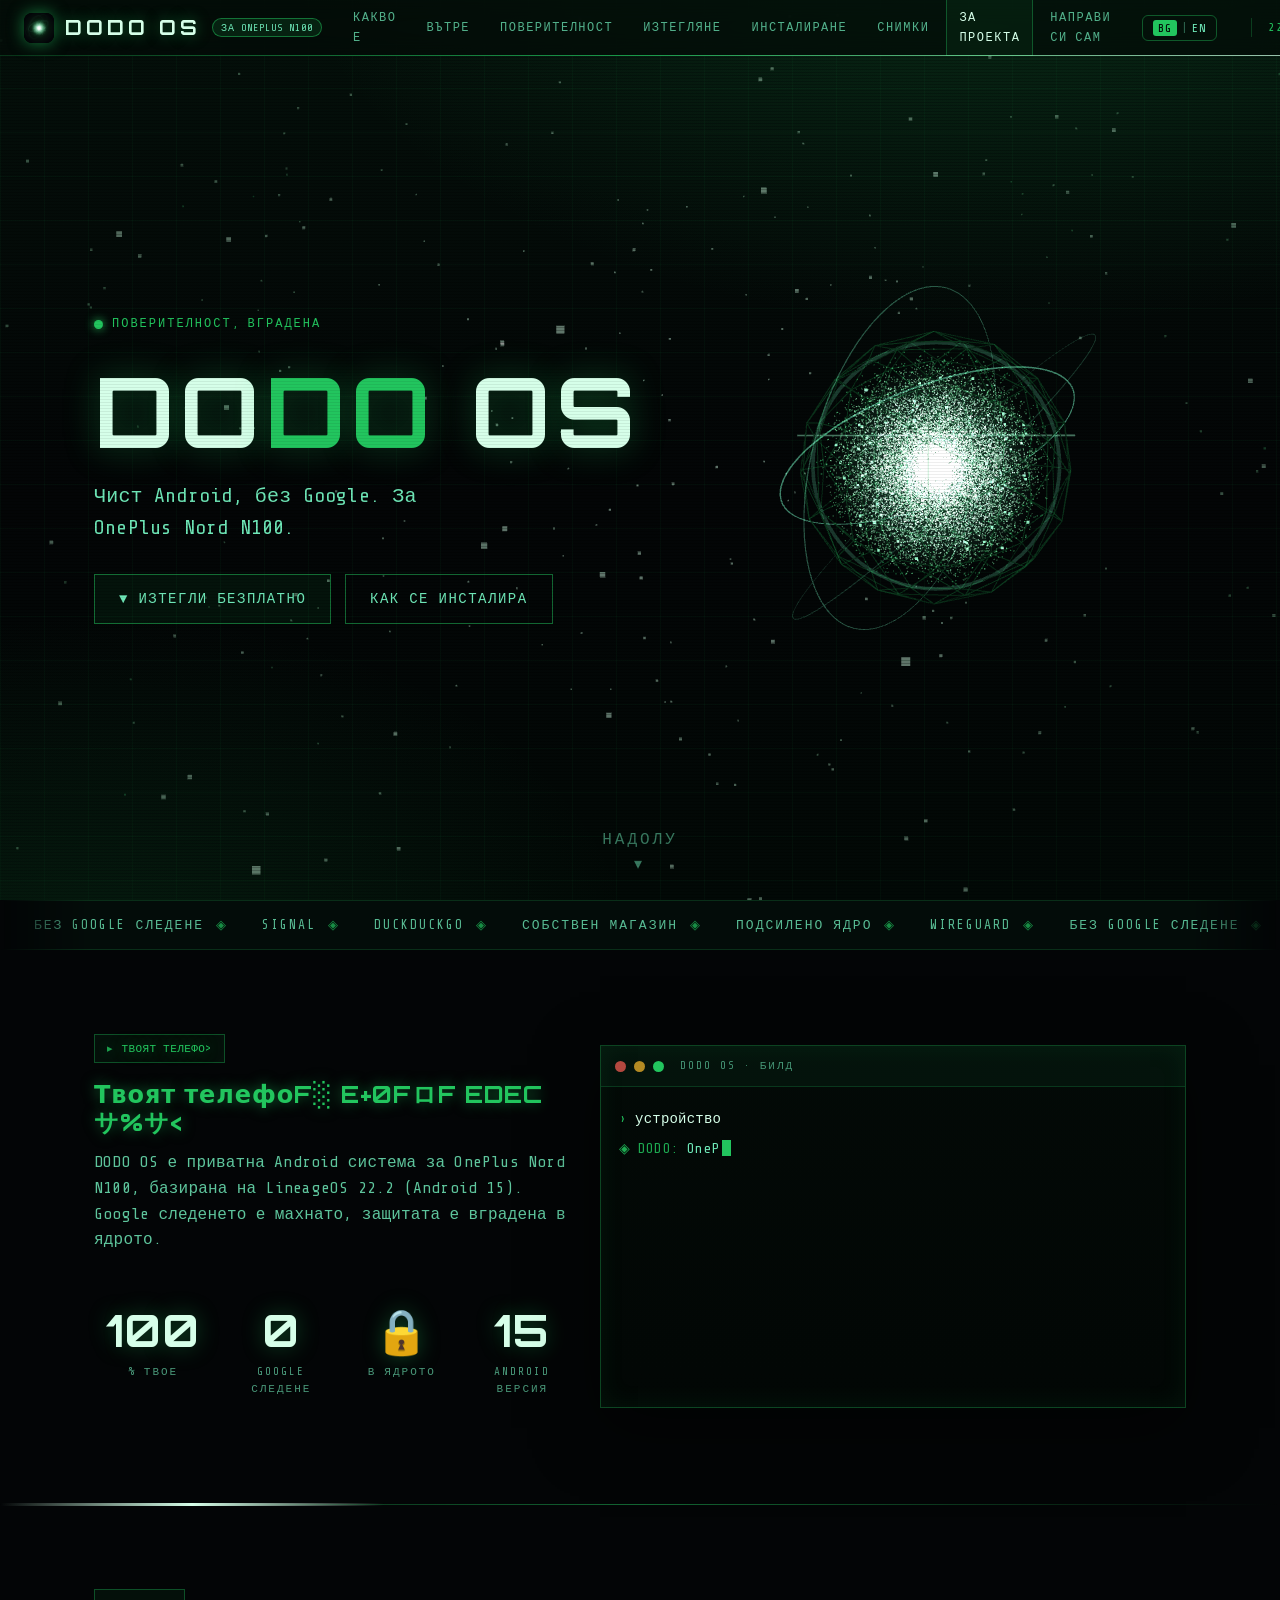
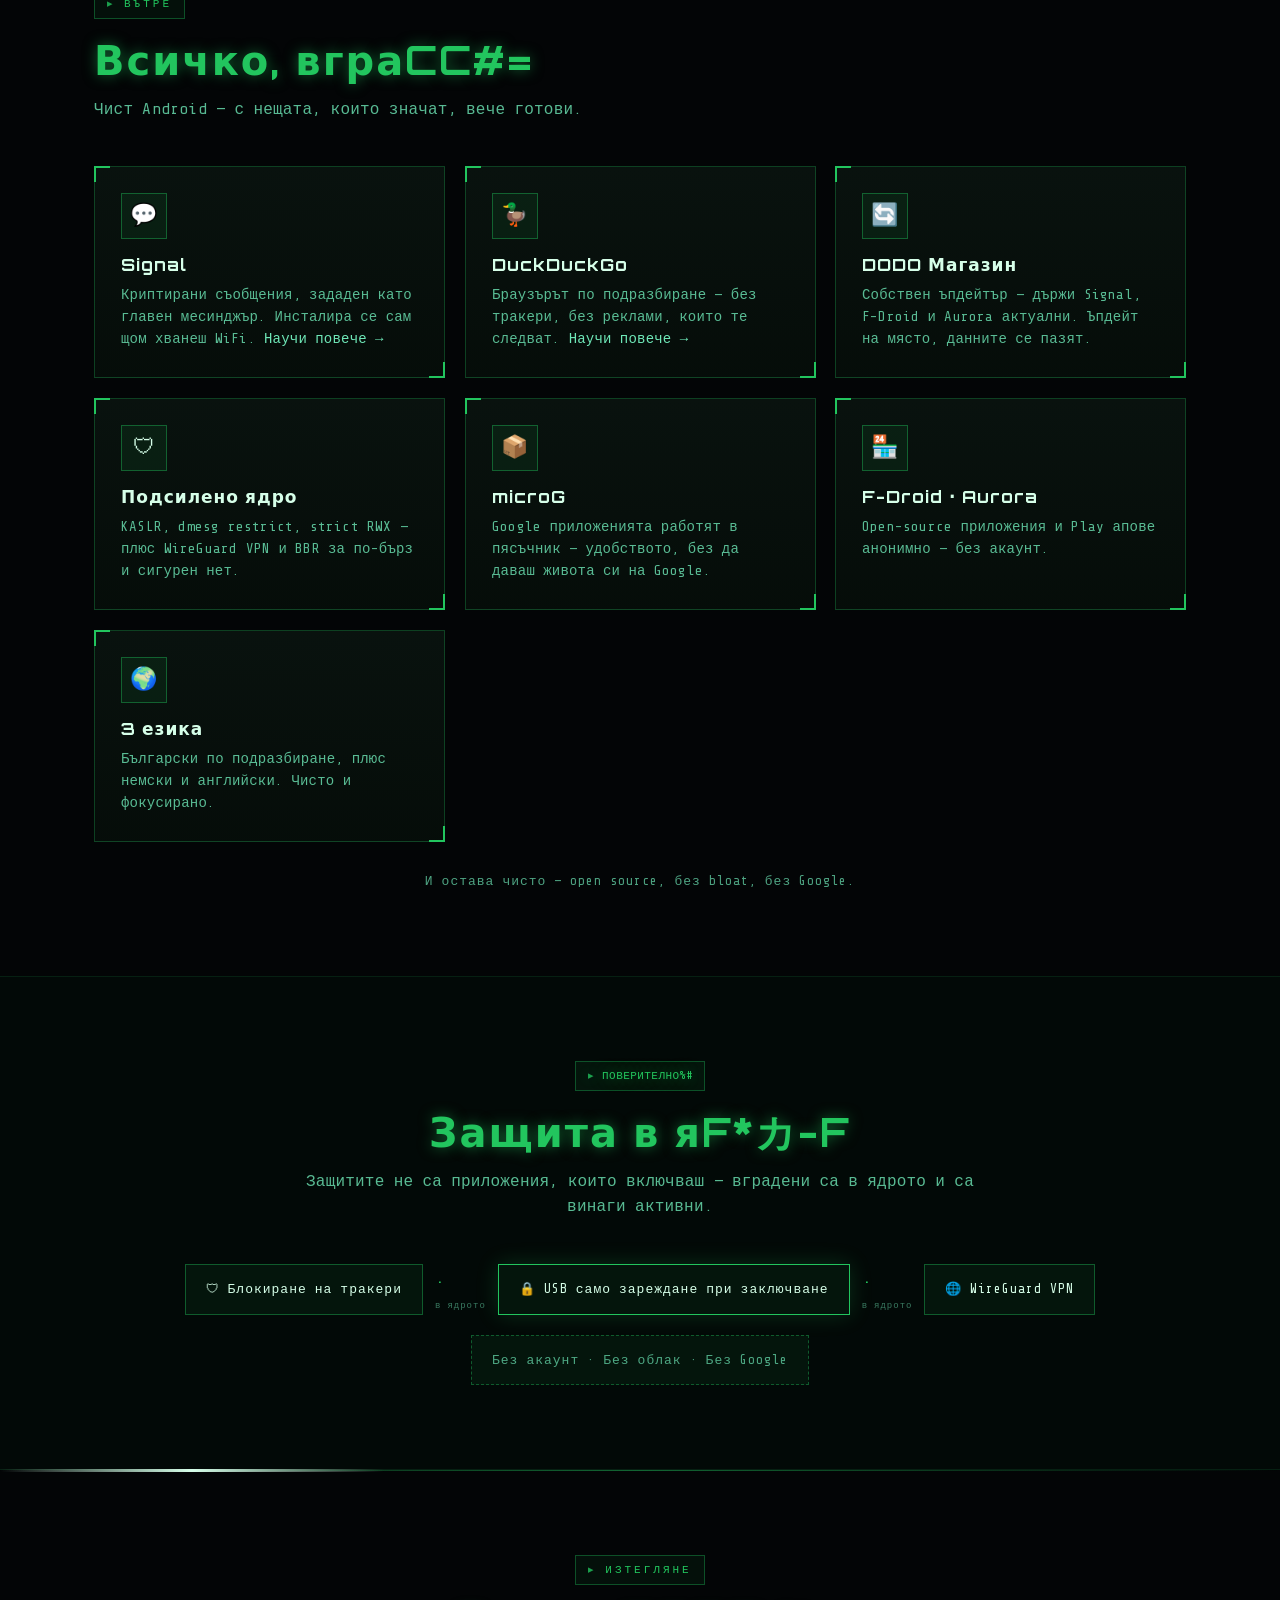
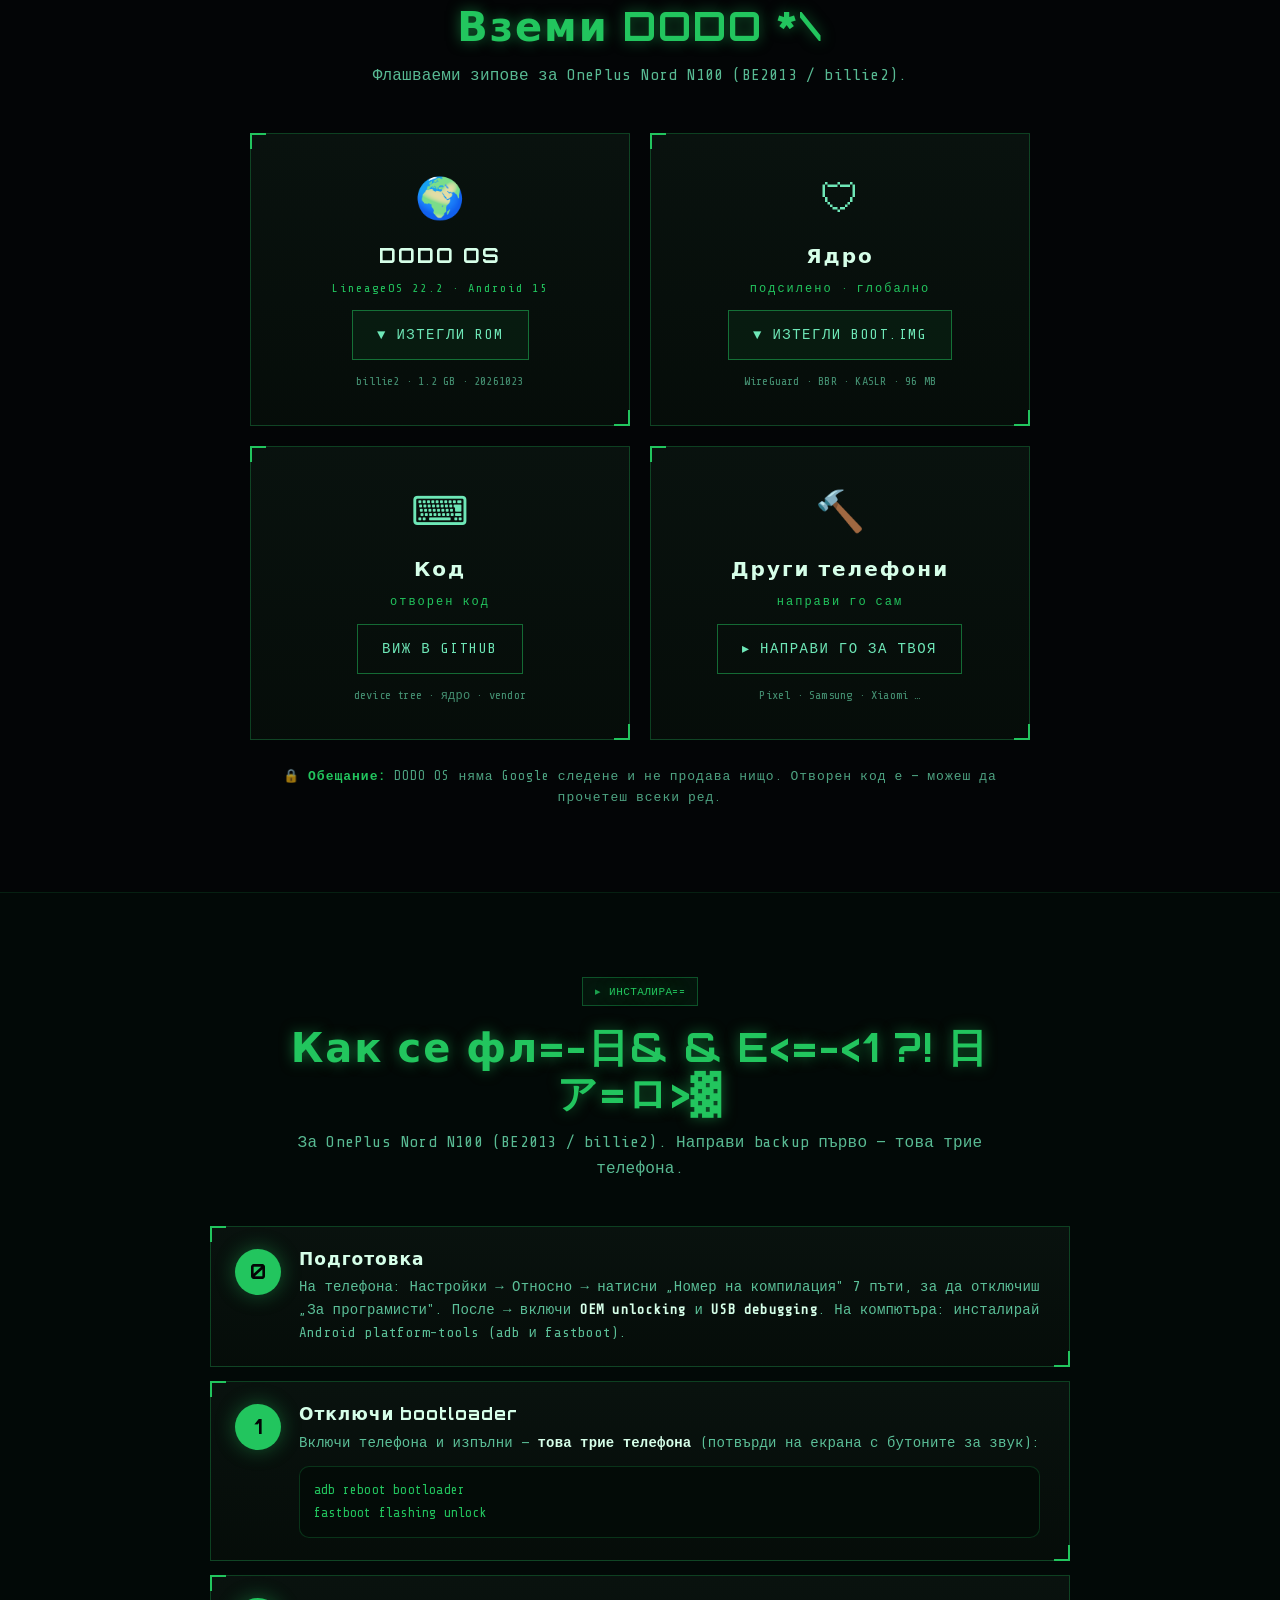
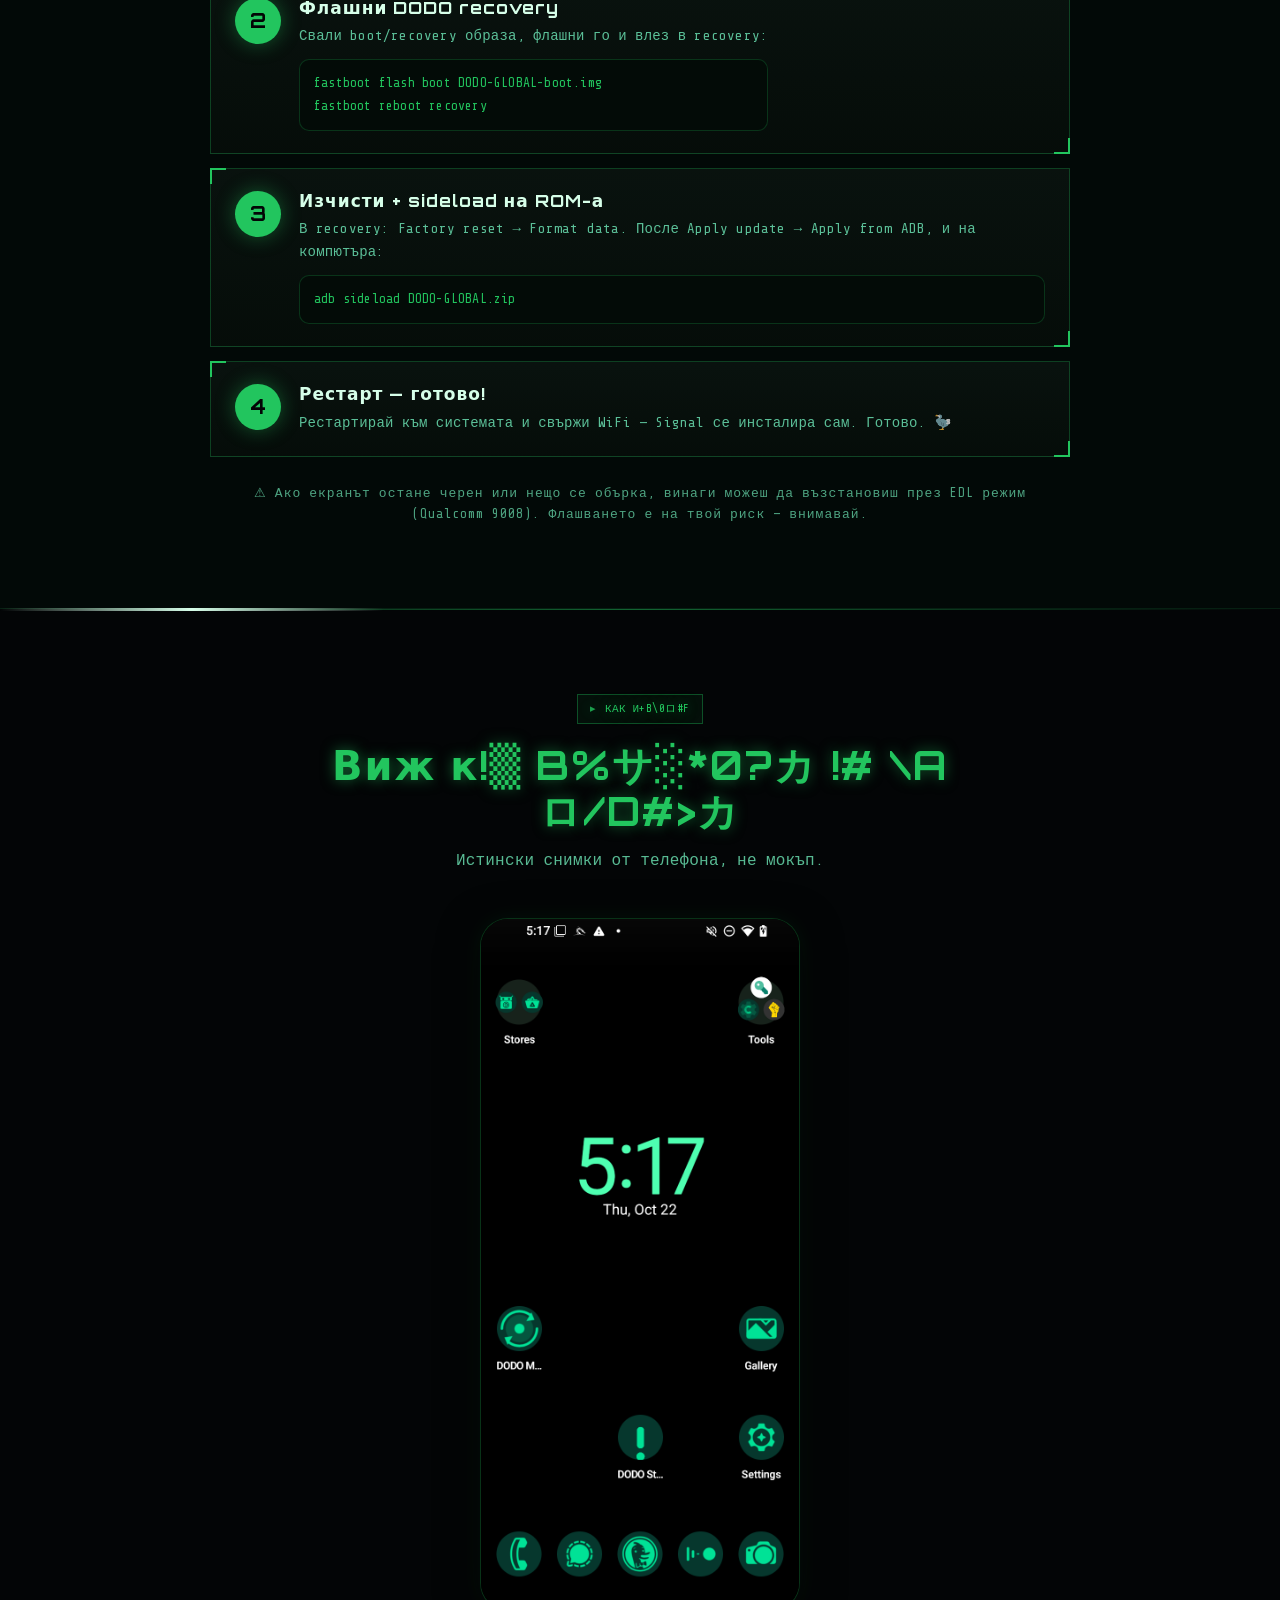
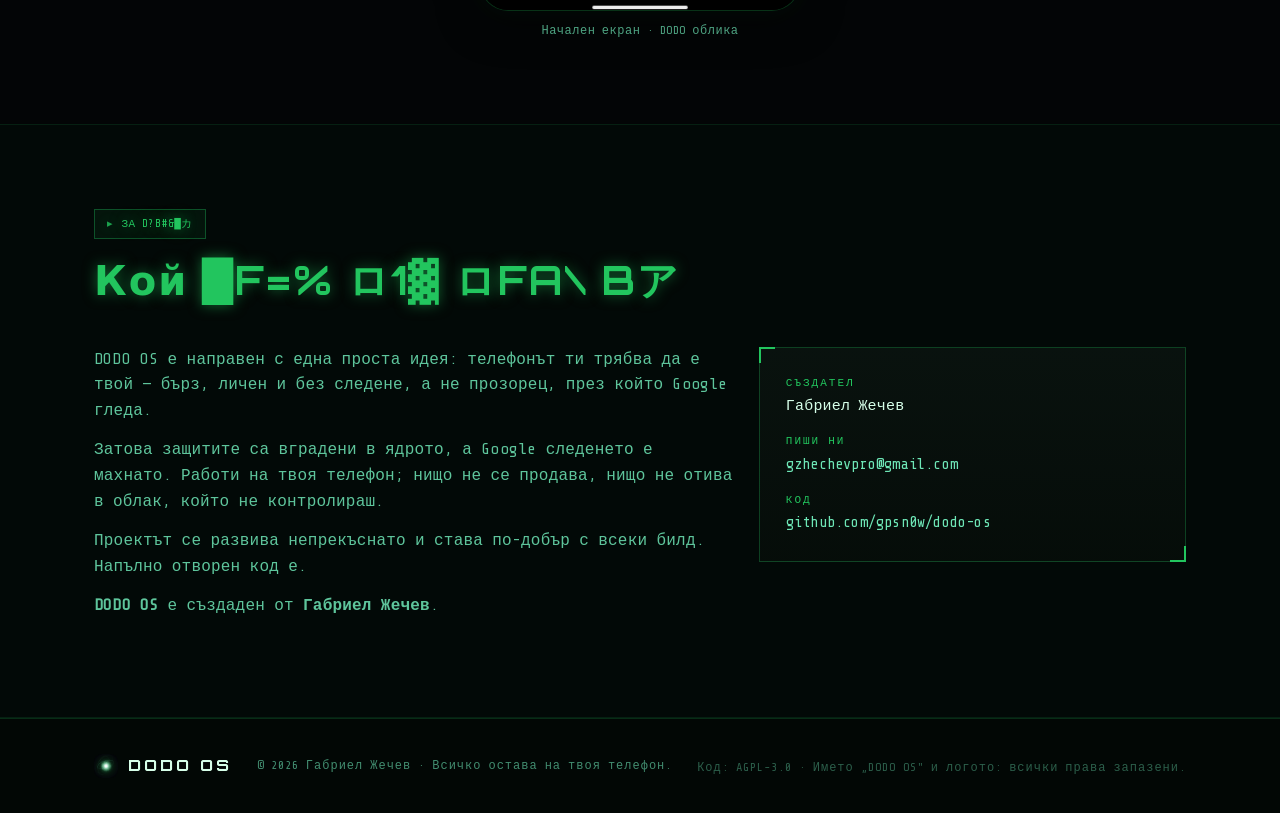
<file: index.html>
<!DOCTYPE html>
<html lang="bg">
<head>
<meta charset="UTF-8">
<meta name="viewport" content="width=device-width, initial-scale=1">
<title>DODO OS — твоят Android за OnePlus Nord N100 | Габриел Жечев</title>
<meta name="description" content="DODO OS — приватна Android операционна система за OnePlus Nord N100 (базирана на LineageOS 22.2 / Android 15). Без Google следене, Signal, собствен магазин, подсилено ядро. Всичко остава при теб.">
<meta name="keywords" content="DODO OS, Габриел Жечев, Gabriel Zhechev, OnePlus Nord N100, BE2013, billie2, твоят Android, privacy ROM, LineageOS, microG, custom ROM, поверителност">
<meta name="author" content="Габриел Жечев">
<meta name="robots" content="index, follow">
<meta name="theme-color" content="#05070a">
<meta name="google-site-verification" content="googlef36291f390cc918a">

<link rel="canonical" href="https://gpsn0w.github.io/dodo-os/">
<meta property="og:type" content="website">
<meta property="og:site_name" content="DODO OS">
<meta property="og:title" content="DODO OS — твоят Android за OnePlus N100">
<meta property="og:description" content="Приватна Android ОС за OnePlus Nord N100. Без Google следене, собствен магазин, подсилено ядро.">
<meta property="og:url" content="https://gpsn0w.github.io/dodo-os/">
<meta property="og:image" content="https://gpsn0w.github.io/dodo-os/logo-dodo-os.png">
<meta property="og:locale" content="bg_BG">
<meta name="twitter:card" content="summary_large_image">
<meta name="twitter:title" content="DODO OS — твоят Android за OnePlus N100">
<meta name="twitter:description" content="Приватна Android ОС. Без Google следене, всичко остава при теб.">
<meta name="twitter:image" content="https://gpsn0w.github.io/dodo-os/logo-dodo-os.png">

<link rel="icon" href="logo-dodo-os.png" type="image/png">
<link rel="stylesheet" href="style.css?v=17">

<script type="application/ld+json">
{
  "@context": "https://schema.org",
  "@graph": [
    {
      "@type": "Person",
      "@id": "https://gpsn0w.github.io/dodo-os/#gabriel-zhechev",
      "name": "Габриел Жечев",
      "alternateName": ["Gabriel Zhechev", "Gabi Zhechev", "Габи Жечев"],
      "jobTitle": "Създател на DODO OS",
      "url": "https://gpsn0w.github.io/dodo-os/",
      "sameAs": ["https://github.com/gpsn0w"]
    },
    {
      "@type": "SoftwareApplication",
      "@id": "https://gpsn0w.github.io/dodo-os/#app",
      "name": "DODO OS",
      "applicationCategory": "OperatingSystem",
      "operatingSystem": "Android 15",
      "url": "https://gpsn0w.github.io/dodo-os/",
      "image": "https://gpsn0w.github.io/dodo-os/logo-dodo-os.png",
      "description": "Приватна Android операционна система за OnePlus Nord N100, базирана на LineageOS 22.2.",
      "inLanguage": "bg",
      "author": { "@id": "https://gpsn0w.github.io/dodo-os/#gabriel-zhechev" },
      "offers": { "@type": "Offer", "price": "0", "priceCurrency": "USD" }
    }
  ]
}
</script>
</head>
<body class="home">

<div class="scroll-progress" id="scrollProgress" aria-hidden="true"></div>

<header class="hud-bar">
	<a class="brand" href="#top"><img src="logo-dodo-os.png" alt="DODO OS"><span class="name">DODO OS</span><span class="brand-beta" data-en="for OnePlus N100">за OnePlus N100</span></a>
	<button class="nav-toggle" id="navToggle" aria-expanded="false">≡</button>
	<nav class="nav" id="nav">
		<a href="#what" data-en="What it is">Какво е</a>
		<a href="#features" data-en="Inside">Вътре</a>
		<a href="#privacy" data-en="Privacy">Поверителност</a>
		<a href="#download" data-en="Download">Изтегляне</a>
		<a href="#install" data-en="Install">Инсталиране</a>
		<a href="#screens" data-en="Screens">Снимки</a>
		<a href="#about" data-en="About">За проекта</a>
		<a href="build-your-own.html" data-en="Build it yourself">Направи си сам</a>
	</nav>
	<button class="lang-toggle" id="langToggle" aria-label="Език / Language">
		<span class="lang-bg on">BG</span><span class="lang-sep">|</span><span class="lang-en">EN</span>
	</button>
	<div class="bar-clock" id="barClock">--:--:--</div>
</header>

<main id="main">

<section class="hero" id="top">
	<div class="wrap">
		<div class="hero-copy">
			<div class="status load-1"><span class="dot"></span> <span data-en="PRIVACY, BUILT IN">ПОВЕРИТЕЛНОСТ, ВГРАДЕНА</span></div>
			<h1 class="load-2">DO<b>DO</b> OS</h1>
			<p class="tagline load-3" data-en="A clean Android, without Google. For the OnePlus Nord N100.">Чист Android, без Google. За OnePlus Nord N100.</p>
			<div class="cta load-4">
				<a class="btn" href="#download" data-en="▼ Download free">▼ Изтегли безплатно</a>
				<a class="btn ghost" href="#install" data-en="How to install">Как се инсталира</a>
			</div>
		</div>
		<div class="hero-core-holder load-core"><div id="dodo-hero-core"></div></div>
	</div>
	<a class="scroll-hint" href="#what"><span data-en="DOWN">НАДОЛУ</span><span>▾</span></a>
</section>

<div class="ticker" aria-hidden="true">
	<div class="ticker-track">
		<span data-en="No Google tracking">Без Google следене</span><span data-en="Signal">Signal</span><span data-en="DuckDuckGo">DuckDuckGo</span><span data-en="Own app store">Собствен магазин</span><span data-en="Hardened kernel">Подсилено ядро</span><span data-en="WireGuard">WireGuard</span>		<span data-en="No Google tracking">Без Google следене</span><span data-en="Signal">Signal</span><span data-en="DuckDuckGo">DuckDuckGo</span><span data-en="Own app store">Собствен магазин</span><span data-en="Hardened kernel">Подсилено ядро</span><span data-en="WireGuard">WireGuard</span>	</div>
</div>

<section class="section" id="what">
	<div class="wrap">
		<div class="demo-grid">
			<div class="reveal">
				<span class="eyebrow" data-en="Your phone">Твоят телефон</span>
				<h2 data-en="Your phone. Your rules.">Твоят телефон. Твоите правила.</h2>
				<p style="margin-top:14px;color:rgba(var(--rgb-mint),0.85)" data-en="DODO OS is a private Android system for the OnePlus Nord N100, based on LineageOS 22.2 (Android 15). Google tracking removed, privacy built into the kernel.">DODO OS е приватна Android система за OnePlus Nord N100, базирана на LineageOS 22.2 (Android 15). Google следенето е махнато, защитата е вградена в ядрото.</p>
				<div class="stats">
					<div class="stat reveal"><div class="num" data-count="100">100</div><div class="lab" data-en="% yours">% твое</div></div>
					<div class="stat reveal"><div class="num" data-count="0">0</div><div class="lab" data-en="Google tracking">Google следене</div></div>
					<div class="stat reveal"><div class="num">🔒</div><div class="lab" data-en="in the kernel">в ядрото</div></div>
					<div class="stat reveal"><div class="num">15</div><div class="lab" data-en="Android version">Android версия</div></div>
				</div>
			</div>
			<div class="terminal reveal" id="demoTerminal">
				<div class="term-head"><i></i><i></i><i></i><span class="tt" data-en="DODO OS · build">DODO OS · билд</span></div>
				<div class="term-body" id="termBody">
					<div class="line you" data-en="device">устройство</div>
					<div class="line dodo" data-en="OnePlus Nord N100 (billie2)">OnePlus Nord N100 (billie2)</div>
					<div class="line you" data-en="base">база</div>
					<div class="line dodo" data-en="LineageOS 22.2 · Android 15">LineageOS 22.2 · Android 15</div>
					<div class="line you" data-en="google tracking">google следене</div>
					<div class="line dodo" data-en="removed ✓">премахнато ✓</div>
															<div class="line you" data-en="kernel">ядро</div>
					<div class="line dodo" data-en="hardened · WireGuard · BBR">подсилено · WireGuard · BBR</div>
				</div>
			</div>
		</div>
	</div>
</section>

<div class="divider"></div>

<section class="section" id="features">
	<div class="wrap">
		<div class="section-head reveal">
			<span class="eyebrow" data-en="Inside">Вътре</span>
			<h2 data-en="Everything, built in">Всичко, вградено</h2>
			<p data-en="A clean Android — with the things that matter already set up.">Чист Android — с нещата, които значат, вече готови.</p>
		</div>
		<div class="grid">
						<div class="panel feature reveal tilt"><div class="ico">💬</div><h3 data-en="Signal">Signal</h3><p data-en="Encrypted messaging, set as the main messenger. Installs itself when you connect WiFi. &lt;a href=&quot;https://signal.org&quot; target=&quot;_blank&quot; rel=&quot;noopener&quot;&gt;Learn more →&lt;/a&gt;">Криптирани съобщения, зададен като главен месинджър. Инсталира се сам щом хванеш WiFi. <a href="https://signal.org" target="_blank" rel="noopener">Научи повече →</a></p></div>
			<div class="panel feature reveal tilt"><div class="ico">🦆</div><h3 data-en="DuckDuckGo">DuckDuckGo</h3><p data-en="The default browser — no trackers, no ads following you around. &lt;a href=&quot;https://duckduckgo.com&quot; target=&quot;_blank&quot; rel=&quot;noopener&quot;&gt;Learn more →&lt;/a&gt;">Браузърът по подразбиране — без тракери, без реклами, които те следват. <a href="https://duckduckgo.com" target="_blank" rel="noopener">Научи повече →</a></p></div>
			<div class="panel feature reveal tilt"><div class="ico">🔄</div><h3 data-en="DODO Store">DODO Магазин</h3><p data-en="Own updater — keeps Signal, F-Droid and Aurora fresh. Updates in place, your data is kept.">Собствен ъпдейтър — държи Signal, F-Droid и Aurora актуални. Ъпдейт на място, данните се пазят.</p></div>
			<div class="panel feature reveal tilt"><div class="ico">🛡</div><h3 data-en="Hardened kernel">Подсилено ядро</h3><p data-en="KASLR, dmesg restrict, strict RWX — plus WireGuard VPN and BBR for a faster, safer net.">KASLR, dmesg restrict, strict RWX — плюс WireGuard VPN и BBR за по-бърз и сигурен нет.</p></div>
			<div class="panel feature reveal tilt"><div class="ico">📦</div><h3 data-en="microG">microG</h3><p data-en="Google apps work in a sandbox — the convenience, without handing Google your life.">Google приложенията работят в пясъчник — удобството, без да даваш живота си на Google.</p></div>
			<div class="panel feature reveal tilt"><div class="ico">🏪</div><h3 data-en="F-Droid · Aurora">F-Droid · Aurora</h3><p data-en="Open-source apps and Play apps anonymously — no account needed.">Open-source приложения и Play апове анонимно — без акаунт.</p></div>
									<div class="panel feature reveal tilt"><div class="ico">🌍</div><h3 data-en="3 languages">3 езика</h3><p data-en="Bulgarian by default, plus German and English. Clean and focused.">Български по подразбиране, плюс немски и английски. Чисто и фокусирано.</p></div>
								</div>
		<p class="pledge reveal" style="margin-top:30px" data-en="And it stays clean — open source, no bloat, no Google.">И остава чисто — open source, без bloat, без Google.</p>
	</div>
</section>

<section class="section alt" id="privacy">
	<div class="wrap">
		<div class="section-head reveal" style="text-align:center;margin-left:auto;margin-right:auto;">
			<span class="eyebrow" data-en="Privacy">Поверителност</span>
			<h2 data-en="Protection in the kernel">Защита в ядрото</h2>
			<p data-en="The protections aren't apps you toggle — they're built into the kernel and always on.">Защитите не са приложения, които включваш — вградени са в ядрото и са винаги активни.</p>
		</div>
		<div class="flow reveal">
			<span class="flow-node" data-en="🛡 Tracker blocking">🛡 Блокиране на тракери</span>
			<span class="arr">·<small>в ядрото</small></span>
			<span class="flow-node machine" data-en="🔒 USB charging-only when locked">🔒 USB само зареждане при заключване</span>
			<span class="arr">·<small>в ядрото</small></span>
			<span class="flow-node" data-en="🌐 WireGuard VPN">🌐 WireGuard VPN</span>
		</div>
		<div class="flow reveal" style="margin-top:20px">
			<span class="flow-node out" data-en="No account · No cloud · No Google">Без акаунт · Без облак · Без Google</span>
		</div>
	</div>
</section>

<div class="divider"></div>

<section class="section" id="download">
	<div class="wrap">
		<div class="section-head reveal" style="text-align:center;margin-left:auto;margin-right:auto;">
			<span class="eyebrow" data-en="Download">Изтегляне</span>
			<h2 data-en="Get DODO OS">Вземи DODO OS</h2>
			<p data-en="Flashable zips for the OnePlus Nord N100 (BE2013 / billie2).">Флашваеми зипове за OnePlus Nord N100 (BE2013 / billie2).</p>
		</div>
		<div class="download-grid">
			<div class="panel dl reveal"><div class="os">🌍</div><h3 data-en="DODO OS">DODO OS</h3><div class="ver" data-en="LineageOS 22.2 · Android 15">LineageOS 22.2 · Android 15</div><a class="btn" href="https://github.com/gpsn0w/dodo-os/releases/download/DODO-OS-22-20261023/DODO-GLOBAL.zip" data-download="rom" data-en="▼ Download ROM">▼ Изтегли ROM</a><div class="note">billie2 · 1.2 GB · 20261023</div></div>
			<div class="panel dl reveal"><div class="os">🛡</div><h3 data-en="Kernel">Ядро</h3><div class="ver" data-en="hardened · global">подсилено · глобално</div><a class="btn" href="https://github.com/gpsn0w/dodo-os/releases/download/DODO-OS-22-20261023/DODO-GLOBAL-boot.img" data-download="boot" data-en="▼ Download boot.img">▼ Изтегли boot.img</a><div class="note" data-en="WireGuard · BBR · KASLR · 96 MB">WireGuard · BBR · KASLR · 96 MB</div></div>
			<div class="panel dl reveal"><div class="os">⌨</div><h3 data-en="Source">Код</h3><div class="ver" data-en="open source">отворен код</div><a class="btn ghost" href="https://github.com/gpsn0w/dodo-os" data-en="View on GitHub">Виж в GitHub</a><div class="note" data-en="device tree · kernel · vendor">device tree · ядро · vendor</div></div>
			<div class="panel dl reveal"><div class="os">🔨</div><h3 data-en="Other phones">Други телефони</h3><div class="ver" data-en="build it yourself">направи го сам</div><a class="btn ghost" href="build-your-own.html" data-en="▸ Build your own">▸ Направи го за твоя</a><div class="note" data-en="Pixel · Samsung · Xiaomi …">Pixel · Samsung · Xiaomi …</div></div>
		</div>
		<p class="pledge reveal" data-en="🔒 &lt;b&gt;Promise:&lt;/b&gt; DODO OS has no Google tracking and sells nothing. It is open source — you can read every line.">🔒 <b>Обещание:</b> DODO OS няма Google следене и не продава нищо. Отворен код е — можеш да прочетеш всеки ред.</p>
	</div>
</section>

<section class="section alt" id="install">
	<div class="wrap">
		<div class="section-head reveal" style="text-align:center;margin-left:auto;margin-right:auto;">
			<span class="eyebrow" data-en="Install">Инсталиране</span>
			<h2 data-en="How to flash — step by step">Как се флашва — стъпка по стъпка</h2>
			<p data-en="For the OnePlus Nord N100 (BE2013 / billie2). Back up first — this erases the phone.">За OnePlus Nord N100 (BE2013 / billie2). Направи backup първо — това трие телефона.</p>
		</div>

		<div class="guide">
			<div class="guide-step panel reveal">
				<div class="gn">0</div>
				<div class="gt">
					<h3 data-en="Prepare">Подготовка</h3>
					<p data-en="On the phone: Settings → About → tap “Build number” 7 times to unlock Developer options. Then Developer options → turn on &lt;b&gt;OEM unlocking&lt;/b&gt; and &lt;b&gt;USB debugging&lt;/b&gt;. On the computer: install Android platform-tools (adb &amp; fastboot).">На телефона: Настройки → Относно → натисни „Номер на компилация" 7 пъти, за да отключиш „За програмисти". После → включи <b>OEM unlocking</b> и <b>USB debugging</b>. На компютъра: инсталирай Android platform-tools (adb и fastboot).</p>
				</div>
			</div>
			<div class="guide-step panel reveal">
				<div class="gn">1</div>
				<div class="gt">
					<h3 data-en="Unlock the bootloader">Отключи bootloader</h3>
					<p data-en="Plug the phone in and run — &lt;b&gt;this wipes the phone&lt;/b&gt; (confirm on the screen with the volume keys):">Включи телефона и изпълни — <b>това трие телефона</b> (потвърди на екрана с бутоните за звук):</p>
					<pre class="cmd">adb reboot bootloader
fastboot flashing unlock</pre>
				</div>
			</div>
			<div class="guide-step panel reveal">
				<div class="gn">2</div>
				<div class="gt">
					<h3 data-en="Flash the DODO recovery">Флашни DODO recovery</h3>
					<p data-en="Download the boot/recovery image, then flash it and boot into recovery:">Свали boot/recovery образа, флашни го и влез в recovery:</p>
					<pre class="cmd">fastboot flash boot DODO-GLOBAL-boot.img
fastboot reboot recovery</pre>
				</div>
			</div>
			<div class="guide-step panel reveal">
				<div class="gn">3</div>
				<div class="gt">
					<h3 data-en="Wipe + sideload the ROM">Изчисти + sideload на ROM-а</h3>
					<p data-en="In recovery: Factory reset → Format data. Then Apply update → Apply from ADB, and on the computer run:">В recovery: Factory reset → Format data. После Apply update → Apply from ADB, и на компютъра:</p>
					<pre class="cmd">adb sideload DODO-GLOBAL.zip</pre>
				</div>
			</div>
			<div class="guide-step panel reveal">
				<div class="gn">4</div>
				<div class="gt">
					<h3 data-en="Reboot — done!">Рестарт — готово!</h3>
					<p data-en="Reboot to system and connect WiFi — Signal installs itself. Enjoy. 🦤">Рестартирай към системата и свържи WiFi — Signal се инсталира сам. Готово. 🦤</p>
				</div>
			</div>
		</div>
		<p class="pledge reveal" style="margin-top:26px" data-en="⚠ If the screen stays black or something goes wrong, you can always recover via EDL mode (Qualcomm 9008). Flashing has risks — do it carefully.">⚠ Ако екранът остане черен или нещо се обърка, винаги можеш да възстановиш през EDL режим (Qualcomm 9008). Флашването е на твой риск — внимавай.</p>
	</div>
</section>

<div class="divider"></div>

<section class="section" id="screens">
	<div class="wrap">
		<div class="section-head reveal" style="text-align:center;margin-left:auto;margin-right:auto;">
			<span class="eyebrow" data-en="How it looks">Как изглежда</span>
			<h2 data-en="See it on the phone">Виж как изглежда на телефона</h2>
			<p data-en="Real screenshots from the phone, not a mock-up.">Истински снимки от телефона, не мокъп.</p>
		</div>
		<div class="shots-grid single">
			<figure class="shot reveal"><img src="shots/01-home.png" alt=""><figcaption data-en="Home screen · the DODO look">Начален екран · DODO облика</figcaption></figure>
		</div>
	</div>
</section>


<section class="section alt" id="about">
	<div class="wrap">
		<div class="section-head reveal"><span class="eyebrow" data-en="About">За проекта</span><h2 data-en="Who is behind DODO OS">Кой стои зад DODO OS</h2></div>
		<div class="about-grid">
			<div class="reveal">
				<p data-en="DODO OS is built on one simple idea: your phone should be yours — fast, private, and free of tracking, not a window Google looks through.">DODO OS е направен с една проста идея: телефонът ти трябва да е твой — бърз, личен и без следене, а не прозорец, през който Google гледа.</p>
				<p data-en="That is why the protections are built into the kernel and Google tracking is removed. It runs on your phone; nothing is sold, nothing goes to a cloud you don't control.">Затова защитите са вградени в ядрото, а Google следенето е махнато. Работи на твоя телефон; нищо не се продава, нищо не отива в облак, който не контролираш.</p>
				<p data-en="The project keeps evolving and gets better with every build. It is fully open source.">Проектът се развива непрекъснато и става по-добър с всеки билд. Напълно отворен код е.</p>
				<p data-en="DODO OS is created by &lt;b&gt;Gabriel Zhechev&lt;/b&gt;."><b>DODO OS</b> е създаден от <b>Габриел Жечев</b>.</p>
			</div>
			<div class="panel reveal">
				<ul class="contact-list">
					<li><span class="k" data-en="Creator">Създател</span><span class="v">Габриел Жечев</span></li>
					<li><span class="k" data-en="Contact">Пиши ни</span><span class="v"><a href="mailto:gzhechevpro@gmail.com">gzhechevpro@gmail.com</a></span></li>
					<li><span class="k" data-en="Code">Код</span><span class="v"><a href="https://github.com/gpsn0w/dodo-os">github.com/gpsn0w/dodo-os</a></span></li>
				</ul>
			</div>
		</div>
	</div>
</section>

</main>

<footer class="site-footer">
	<div class="wrap">
		<div class="fbrand"><img src="logo-dodo-os.png" alt=""><span>DODO OS</span></div>
		<small data-en="© 2026 Gabriel Zhechev · Everything stays on your phone.">© 2026 Габриел Жечев · Всичко остава на твоя телефон.</small>
		<small data-en="Code: AGPL-3.0 · Name “DODO OS” and logo: all rights reserved." style="opacity:.65;display:block;margin-top:4px;">Код: <a href="LICENSE" style="color:inherit">AGPL-3.0</a> · Името „DODO OS" и логото: всички права запазени.</small>
	</div>
</footer>

<script src="guard.js?v=1"></script>
<script src="three.min.js"></script>
<script src="hero-core.js?v=4"></script>
<script src="bg-field.js?v=4"></script>
<script src="site.js?v=10"></script>
</body>
</html>
</file>
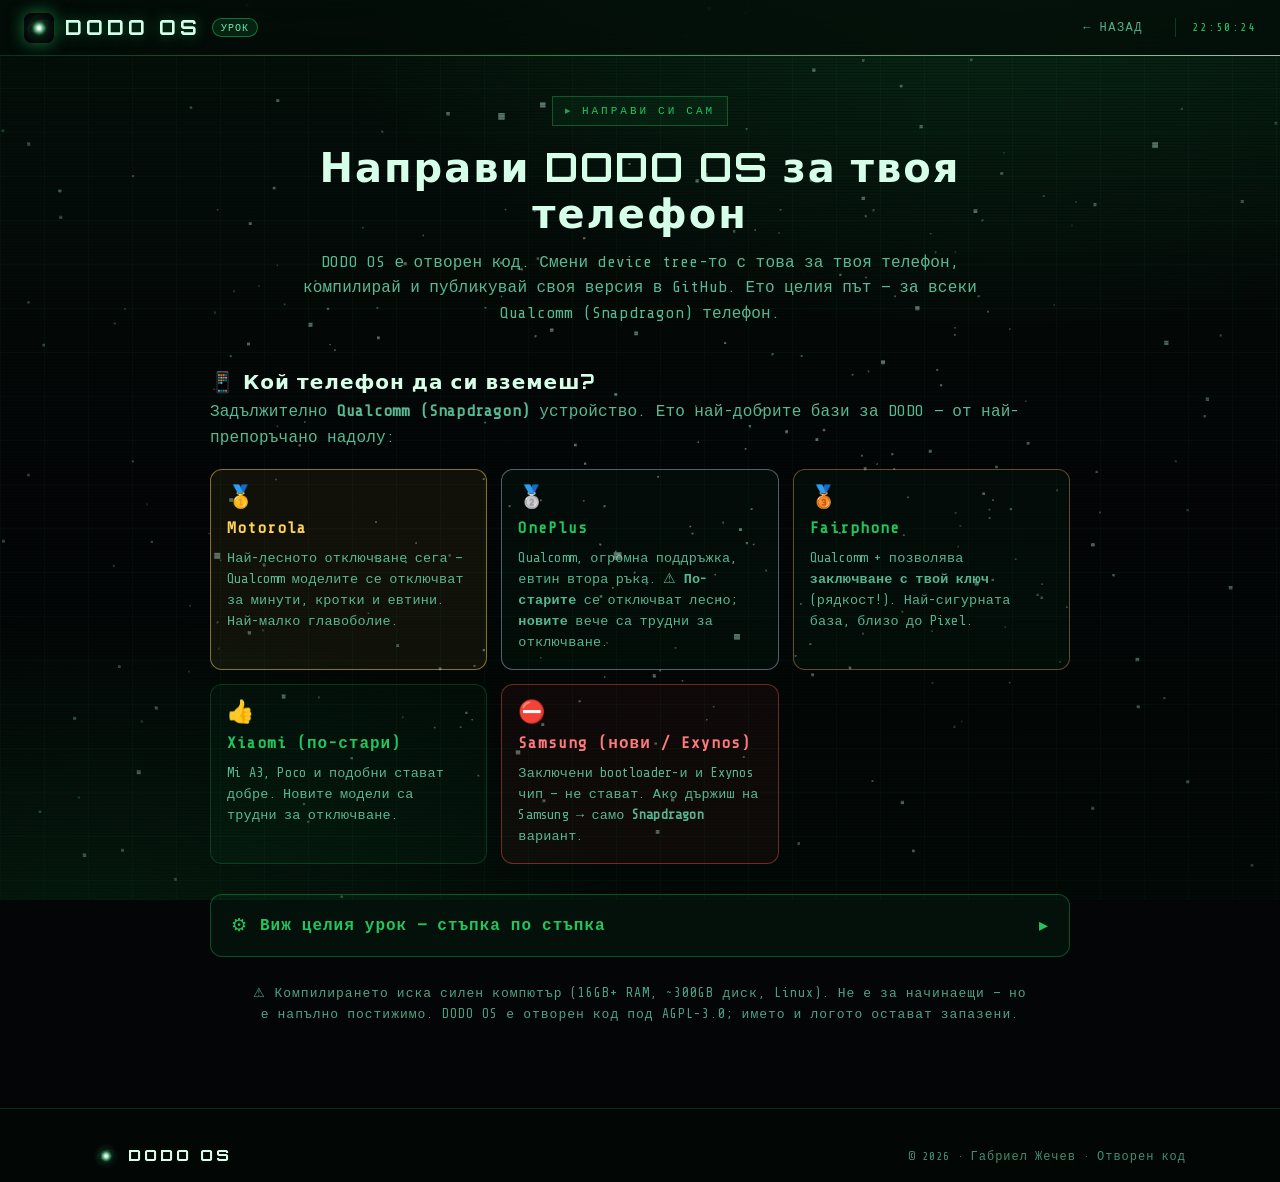
<file: build-your-own.html>
<!DOCTYPE html>
<html lang="bg">
<head>
<meta charset="UTF-8">
<meta name="viewport" content="width=device-width, initial-scale=1">
<title>Направи DODO OS за твоя телефон | DODO OS</title>
<meta name="description" content="Урок стъпка по стъпка: как да си компилираш DODO OS за твой Qualcomm (Snapdragon) телефон и да го публикуваш в GitHub. Отворен код.">
<meta name="robots" content="index, follow">
<meta name="theme-color" content="#05070a">
<link rel="icon" href="logo-dodo-os.png" type="image/png">
<link rel="stylesheet" href="style.css?v=19">
</head>
<body class="home guide-page">

<div class="scroll-progress" id="scrollProgress" aria-hidden="true"></div>

<header class="hud-bar">
	<a class="brand" href="index.html"><img src="logo-dodo-os.png" alt="DODO OS"><span class="name">DODO OS</span><span class="brand-beta" data-en="guide">урок</span></a>
	<nav class="nav" id="nav">
		<a href="index.html" data-en="← Back">← Назад</a>
	</nav>
	<div class="bar-clock" id="barClock">--:--:--</div>
</header>

<main id="main">

<section class="section" id="build-your-own" style="padding-top:calc(var(--bar-h) + 40px)">
	<div class="wrap">
		<div class="section-head reveal" style="text-align:center;margin-left:auto;margin-right:auto;">
			<span class="eyebrow" data-en="Build it yourself">Направи си сам</span>
			<h2 data-en="Make DODO OS for your phone">Направи DODO OS за твоя телефон</h2>
			<p data-en="DODO OS is open source. Swap in your phone's device tree, build, and publish your own version to GitHub. Here's the whole path — for any Qualcomm (Snapdragon) phone.">DODO OS е отворен код. Смени device tree-то с това за твоя телефон, компилирай и публикувай своя версия в GitHub. Ето целия път — за всеки Qualcomm (Snapdragon) телефон.</p>
		</div>
		<div class="rec-devices reveal">
			<h3 class="rec-title">📱 Кой телефон да си вземеш?</h3>
			<p class="rec-sub">Задължително <b>Qualcomm (Snapdragon)</b> устройство. Ето най-добрите бази за DODO — от най-препоръчано надолу:</p>
			<div class="rec-grid">
				<div class="rec-card rec-gold">
					<div class="rec-rank">🥇</div>
					<div class="rec-name">Motorola</div>
					<div class="rec-why">Най-лесното отключване сега — Qualcomm моделите се отключват за минути, кротки и евтини. Най-малко главоболие.</div>
				</div>
				<div class="rec-card rec-silver">
					<div class="rec-rank">🥈</div>
					<div class="rec-name">OnePlus</div>
					<div class="rec-why">Qualcomm, огромна поддръжка, евтин втора ръка. ⚠ <b>По-старите</b> се отключват лесно; <b>новите</b> вече са трудни за отключване.</div>
				</div>
				<div class="rec-card rec-bronze">
					<div class="rec-rank">🥉</div>
					<div class="rec-name">Fairphone</div>
					<div class="rec-why">Qualcomm + позволява <b>заключване с твой ключ</b> (рядкост!). Най-сигурната база, близо до Pixel.</div>
				</div>
				<div class="rec-card">
					<div class="rec-rank">👍</div>
					<div class="rec-name">Xiaomi (по-стари)</div>
					<div class="rec-why">Mi A3, Poco и подобни стават добре. Новите модели са трудни за отключване.</div>
				</div>
				<div class="rec-card rec-avoid">
					<div class="rec-rank">⛔</div>
					<div class="rec-name">Samsung (нови / Exynos)</div>
					<div class="rec-why">Заключени bootloader-и и Exynos чип — не стават. Ако държиш на Samsung → само <b>Snapdragon</b> вариант.</div>
				</div>
			</div>
		</div>

		<details class="guide-collapse reveal">
			<summary class="guide-open-btn">
				<span class="gob-ic">⚙</span>
				<span class="gob-txt">Виж целия урок — стъпка по стъпка</span>
				<span class="gob-arrow" aria-hidden="true">▸</span>
			</summary>
			<div class="guide">

			<div class="guide-step panel reveal">
				<div class="gn">1</div>
				<div class="gt">
					<h3>Подготви компютъра</h3>
					<p>Компилацията <b>става само на Linux</b> — Windows и Mac не стават. Най-лесно е <b>Ubuntu 22.04 или 24.04</b> (или в dual-boot / виртуална машина). Нужни са ти:</p>
					<p>💻 <b>16 GB RAM</b> (32 GB е по-добре) · <b>~300 GB</b> свободно място (идеално SSD) · бърз интернет (сваля се <b>над 100 GB</b> код).</p>
					<p>Отвори терминала и инсталирай нужните инструменти:</p>
					<pre class="cmd">sudo apt update
sudo apt install -y git-core gnupg flex bison build-essential zip curl \
  zlib1g-dev libc6-dev-i386 libncurses5 x11proto-core-dev libx11-dev \
  lib32z1-dev libgl1-mesa-dev libxml2-utils xsltproc unzip fontconfig \
  python3 openjdk-17-jdk</pre>
					<p>Инсталирай и инструмента <code>repo</code> (с него се тегли сорс кодът) и <code>adb</code>/<code>fastboot</code>:</p>
					<pre class="cmd">sudo apt install -y android-sdk-platform-tools-common adb fastboot
mkdir -p ~/bin
curl https://storage.googleapis.com/git-repo-downloads/repo &gt; ~/bin/repo
chmod a+x ~/bin/repo
export PATH=~/bin:$PATH</pre>
					<p>Накрая кажи на git кой си (иначе <code>repo</code> се оплаква):</p>
					<pre class="cmd">git config --global user.name "Твоето Име"
git config --global user.email "ti@example.com"</pre>
				</div>
			</div>

			<div class="guide-step panel reveal">
				<div class="gn">2</div>
				<div class="gt">
					<h3>Отключи bootloader-а на телефона</h3>
					<p>Bootloader-ът е „ключалката", която по подразбиране пуска само официалната фабрична система. Трябва да я отключиш, за да сложиш своя.</p>
					<p>Първо на телефона: <b>Настройки → Относно телефона</b> → чукни <b>7 пъти</b> на „Номер на версията", за да отключиш „За програмисти". После в <b>За програмисти</b> включи <b>OEM unlocking</b> и <b>USB debugging</b>.</p>
					<p><b>Xiaomi:</b> влез с Mi акаунт на телефона (Настройки → „Статус на Mi Unlock"), после пусни <b>Mi Unlock Tool</b> на Windows компютър. Xiaomi кара да <b>чакаш 7–30 дни</b>, преди да позволи отключването — няма как да се избегне.</p>
					<p><b>Samsung:</b> стига да включиш OEM unlocking. Samsung <b>не ползва fastboot</b> — флашва се със специална програма <b>Odin</b> (Windows) или <b>Heimdall</b> (Linux).</p>
					<p>⚠️ <b>Отключването трие целия телефон</b> (снимки, чатове, всичко). Направи си бекъп преди това.</p>
				</div>
			</div>

			<div class="guide-step panel reveal">
				<div class="gn">3</div>
				<div class="gt">
					<h3>Намери „дърветата" за твоя точен модел</h3>
					<p>Всеки телефон си има кодово име (<b>codename</b>). Виж го така (при включено USB debugging и закачен телефон):</p>
					<pre class="cmd">adb shell getprop ro.product.device</pre>
					<p>Напр. Xiaomi Mi A3 = <code>laurel_sprout</code>. После потърси трите неща, нужни за твоя codename, в <a href="https://wiki.lineageos.org/devices/" target="_blank" rel="noopener">LineageOS wiki</a>, GitHub или XDA форума:</p>
					<p>🌳 <b>device tree</b> — описва хардуера на телефона.<br>
					📦 <b>vendor</b> — затворените драйвери (blobs), обикновено от <b>TheMuppets</b>.<br>
					🧩 <b>kernel source</b> — ядрото на Linux за този модел.</p>
					<p class="req-qc">⚠️ <b>Задължително Qualcomm (Snapdragon) устройство</b> — не Exynos, не MediaTek. DODO е правено и тествано само на Qualcomm; само там работят правилно ядрото, USB защитите и NetHunter. При <b>Samsung</b> избери <b>Snapdragon</b> варианта (често международните/US модели), не Exynos.</p>
				</div>
			</div>

			<div class="guide-step panel reveal">
				<div class="gn">4</div>
				<div class="gt">
					<h3>Свали DODO базата (сорс кода)</h3>
					<p>Направи папка и изтегли LineageOS 22.2 (Android 15) плюс DODO overlay-а. <b>Първото теглене е дълго</b> (над 100 GB, час-два според интернета):</p>
					<pre class="cmd">mkdir -p ~/dodo && cd ~/dodo
repo init -u https://github.com/LineageOS/android.git -b lineage-22.2
repo sync -c -j8
git clone https://github.com/gpsn0w/dodo-os vendor/dodo</pre>
					<p>Сега кажи на кода откъде да вземе дърветата за твоя телефон. Направи файл <code>.repo/local_manifests/roomservice.xml</code> и сложи вътре редове като тези (с твоите реални линкове и codename):</p>
					<pre class="cmd">&lt;?xml version="1.0" encoding="UTF-8"?&gt;
&lt;manifest&gt;
  &lt;project name="LineageOS/android_device_ПРОИЗВОДИТЕЛ_CODENAME"
           path="device/ПРОИЗВОДИТЕЛ/CODENAME" remote="github" /&gt;
  &lt;project name="TheMuppets/proprietary_vendor_ПРОИЗВОДИТЕЛ_CODENAME"
           path="vendor/ПРОИЗВОДИТЕЛ/CODENAME" remote="github" /&gt;
  &lt;project name="LineageOS/android_kernel_ПРОИЗВОДИТЕЛ_ЧИПСЕТ"
           path="kernel/ПРОИЗВОДИТЕЛ/ЧИПСЕТ" remote="github" /&gt;
&lt;/manifest&gt;</pre>
					<p>После дръпни и тези нови дървета:</p>
					<pre class="cmd">repo sync -c -j8</pre>
				</div>
			</div>

			<div class="guide-step panel reveal">
				<div class="gn">5</div>
				<div class="gt">
					<h3>Включи DODO overlay-а</h3>
					<p>За да получи телефонът ти DODO приложенията, overlay-ите, microG и настройките, добави <b>един ред</b> накрая на файла<br><code>device/ПРОИЗВОДИТЕЛ/CODENAME/lineage_CODENAME.mk</code>:</p>
					<pre class="cmd">$(call inherit-product-if-exists, vendor/dodo/dodo.mk)</pre>
					<p>💡 Това е цялата магия на DODO — един ред, който „закача" целия overlay върху чистия LineageOS.</p>
				</div>
			</div>

			<div class="guide-step panel reveal">
				<div class="gn">6</div>
				<div class="gt">
					<h3>Компилирай системата</h3>
					<p>Зареди build средата и пусни компилацията. LineageOS сам хваща правилната версия през <code>breakfast</code> — не е нужно да помниш release кода:</p>
					<pre class="cmd">source build/envsetup.sh
breakfast CODENAME
brunch CODENAME</pre>
					<p>⏳ <b>Първият билд отнема 2–5 часа</b> (следващите са много по-бързи). Компютърът ще се натовари силно — това е нормално.</p>
					<p>Като свърши, готовият zip е тук:<br><code>out/target/product/CODENAME/lineage-22.2-*.zip</code></p>
					<p>💡 Ако нещо гръмне, прочети <b>последните редове</b> в терминала — там пише кой модул е паднал и защо.</p>
				</div>
			</div>

			<div class="guide-step panel reveal">
				<div class="gn">7</div>
				<div class="gt">
					<h3>Флашни зипа на телефона</h3>
					<p>⚠️ Флашването <b>трие телефона</b> — бекъпни си данните първо.</p>
					<p><b>Xiaomi / Qualcomm:</b> зареди телефона в recovery, направи <b>Factory reset / Format data</b>, после от компютъра:</p>
					<pre class="cmd">adb sideload out/target/product/CODENAME/lineage-22.2-*.zip</pre>
					<p><b>Samsung:</b> флашни през <b>Odin</b> (Windows) или <b>Heimdall</b> (Linux) — fastboot не работи при Samsung.</p>
					<p>След флашването рестартирай. Първото стартиране е бавно (1–2 мин) — нормално е.</p>
				</div>
			</div>

			<div class="guide-step panel reveal">
				<div class="gn">8</div>
				<div class="gt">
					<h3>Публикувай в GitHub (по желание)</h3>
					<p>Сподели билда си, за да го ползват и други хора с твоя телефон:</p>
					<pre class="cmd">gh repo create dodo-os-CODENAME --public
gh release create v1 \
  out/target/product/CODENAME/lineage-22.2-*.zip \
  --title "DODO OS · CODENAME" \
  --notes "Android 15 · DODO overlay · неофициален билд"</pre>
					<p>⚠️ Качвай само <b>чистата</b> версия (без root и без лични неща вътре). Опиши устройството, версията и че е <b>неофициален</b> билд в release бележките.</p>
				</div>
			</div>

		</div>
		</details>
		<p class="pledge reveal" style="margin-top:26px">⚠ Компилирането иска силен компютър (16GB+ RAM, ~300GB диск, Linux). Не е за начинаещи — но е напълно постижимо. DODO OS е отворен код под AGPL-3.0; името и логото остават запазени.</p>
	</div>
</section>

</main>

<footer class="site-footer">
	<div class="wrap">
		<div class="fbrand"><img src="logo-dodo-os.png" alt=""><span>DODO OS</span></div>
		<small>© 2026 · Габриел Жечев · Отворен код</small>
	</div>
</footer>

<script src="three.min.js"></script>
<script src="bg-field.js?v=4"></script>
<script>
/* Самостоятелен reveal + часовник за тази страница (не зависи от site.js) */
(function(){
	var els = document.querySelectorAll('.reveal');
	if ('IntersectionObserver' in window) {
		var io = new IntersectionObserver(function(entries){
			entries.forEach(function(e){ if(e.isIntersecting){ e.target.classList.add('in'); io.unobserve(e.target); } });
		}, { threshold: 0.08, rootMargin: '0px 0px -5% 0px' });
		els.forEach(function(el){ io.observe(el); });
		/* failsafe: покажи всичко след 1.2с каквото и да става */
		setTimeout(function(){ els.forEach(function(el){ el.classList.add('in'); }); }, 1200);
	} else {
		els.forEach(function(el){ el.classList.add('in'); });
	}
	var clk = document.getElementById('barClock');
	if (clk) { var t=function(){ clk.textContent = new Date().toTimeString().slice(0,8); }; t(); setInterval(t,1000); }
	var sp = document.getElementById('scrollProgress');
	if (sp) { var s=function(){ var h=document.documentElement; sp.style.width=((h.scrollTop/((h.scrollHeight-h.clientHeight)||1))*100)+'%'; }; window.addEventListener('scroll',s,{passive:true}); s(); }
})();
</script>
</body>
</html>
</file>
<file: style.css>
/*
Theme Name: DODO Assistant
Theme URI: https://dodo.ai
Author: Габриел Жечев, Емил Жечев
Description: Тема за DODO Assistant в неоново-зеления HUD стил на самото приложение — Orbitron + Share Tech Mono, светещо ядро от частици, панели със скоби и сканиращо сияние. Едностраничен hero + секции, плюс класически шаблони за страници и записи. Самостоятелна: шрифтовете, three.js и логото са вградени.
Version: 1.0.0
Requires at least: 6.0
Tested up to: 6.6
Requires PHP: 7.4
License: GNU General Public License v2 or later
License URI: https://www.gnu.org/licenses/gpl-2.0.html
Text Domain: dodo-assistant
Tags: dark, one-column, custom-menu, custom-logo, featured-images, translation-ready, technology
*/

/* ================= ШРИФТОВЕ (местни, без чужди заявки) =================
   woff2-ите нямат кирилица; за българския текст пада на системен шрифт,
   точно както в самото приложение. */
@font-face {
    font-family: 'Orbitron';
    font-style: normal;
    font-weight: 400 900;
    font-display: swap;
    src: url('orbitron.woff2?v=2') format('woff2');
}
@font-face {
    font-family: 'Share Tech Mono';
    font-style: normal;
    font-weight: 400;
    font-display: swap;
    src: url('share-tech-mono-400.woff2') format('woff2');
}

/* ========================= ПАЛИТРА (1:1 с DODO) ========================= */
:root {
    --ink:      #030506;   /* най-тъмното — фонът */
    --ink-2:    #05100a;
    --panel:    #0a1410;
    --panel-2:  #0b1410;
    --line-dk:  #0d2b1c;
    --green-dk: #14532d;
    --green-2:  #1c7a44;
    --green:    #22c55e;   /* неоновото */
    --mint:     #6ee7b7;   /* текстът */
    --bright:   #d6ffe9;   /* връхната светлина */

    --rgb-green: 34, 197, 94;
    --rgb-mint:  110, 231, 183;
    --rgb-bright:214, 255, 233;

    --font-head: 'Orbitron', 'Rajdhani', ui-sans-serif, system-ui, sans-serif;
    --font-mono: 'Share Tech Mono', ui-monospace, 'SF Mono', Menlo, Consolas, monospace;

    --bar-h: 56px;
    --maxw: 1140px;
}

/* ============================== ОСНОВА ============================== */
* { margin: 0; padding: 0; box-sizing: border-box; }

html { scroll-behavior: smooth; scroll-padding-top: var(--bar-h);
    overscroll-behavior-y: none;   /* спира „гумения" отскок/самодърпане на телефона */
}

body {
    background: var(--ink);
    color: var(--mint);
    font-family: var(--font-mono);
    font-size: 16px;
    line-height: 1.6;
    letter-spacing: 0.2px;
    -webkit-font-smoothing: antialiased;
    overflow-x: hidden;
    overscroll-behavior-y: none;
    position: relative;
    min-height: 100vh;
    min-height: 100svh;
}

/* 3D фонът от частици (bg-field.js): цял екран, зад съдържанието, не пипа
   кликовете. Над градиента, под мрежата/съдържанието. */
#bgField {
    position: fixed;
    inset: 0;
    width: 100%;
    height: 100%;
    z-index: -1;
    pointer-events: none;
    opacity: 0.55;
}

/* Малък етикет „beta" на функция, която още не е напълно готова —
   стои в горния десен ъгъл на картата, като етикет на прозорец. */
.panel.feature { position: relative; }
.beta-tag {
    position: absolute;
    top: 16px;
    right: 16px;
    margin-left: 0;
    padding: 2px 9px;
    font-size: 10px;
    font-family: 'Share Tech Mono', monospace;
    letter-spacing: 1px;
    text-transform: uppercase;
    line-height: 1.4;
    color: var(--mint, #6ee7b7);
    border: 1px solid rgba(var(--rgb-green), 0.5);
    border-radius: 999px;
    background: rgba(var(--rgb-green), 0.12);
}

/* Фонът: мрежа + меко зелено сияние + винетка + скан-линии — като HUD. */
body::before {
    content: "";
    position: fixed;
    inset: 0;
    z-index: -2;
    background:
        radial-gradient(1200px 700px at 78% -10%, rgba(var(--rgb-green), 0.16), transparent 60%),
        radial-gradient(900px 600px at 8% 108%, rgba(var(--rgb-green), 0.10), transparent 60%),
        linear-gradient(180deg, #04100a 0%, var(--ink) 55%, #020906 100%);
}
body::after {
    content: "";
    position: fixed;
    inset: 0;
    z-index: -1;
    pointer-events: none;
    background-image:
        linear-gradient(rgba(var(--rgb-green), 0.045) 1px, transparent 1px),
        linear-gradient(90deg, rgba(var(--rgb-green), 0.045) 1px, transparent 1px),
        repeating-linear-gradient(0deg, transparent 0 2px, rgba(0,0,0,0.18) 2px 3px);
    background-size: 44px 44px, 44px 44px, 100% 3px;
    mask-image: radial-gradient(120% 120% at 50% 30%, #000 55%, transparent 100%);
}

a { color: var(--mint); text-decoration: none; transition: color .15s; }
a:hover { color: var(--bright); }

img { max-width: 100%; height: auto; }

::selection { background: rgba(var(--rgb-green), 0.3); color: var(--bright); }

/* Скролбар в стил */
::-webkit-scrollbar { width: 10px; height: 10px; }
::-webkit-scrollbar-track { background: #04100a; }
::-webkit-scrollbar-thumb { background: rgba(var(--rgb-green), 0.35); border-radius: 6px; }
::-webkit-scrollbar-thumb:hover { background: rgba(var(--rgb-green), 0.6); }

/* Общ контейнер */
.wrap { width: 100%; max-width: var(--maxw); margin: 0 auto; padding: 0 24px; }

/* Достъпност: четци на екран и прескачаща връзка */
.screen-reader-text {
    position: absolute !important;
    width: 1px; height: 1px;
    overflow: hidden; clip: rect(1px, 1px, 1px, 1px);
    white-space: nowrap; border: 0; padding: 0; margin: -1px;
}
.skip-link:focus {
    position: fixed; top: 8px; left: 8px; z-index: 200;
    width: auto; height: auto; clip: auto;
    padding: 10px 16px;
    background: var(--green); color: var(--ink);
    font-family: var(--font-mono); letter-spacing: 1px;
}

/* ============================== ЗАГЛАВИЯ ============================== */
h1, h2, h3, h4 {
    font-family: var(--font-head);
    color: var(--bright);
    line-height: 1.15;
    letter-spacing: 1px;
    font-weight: 700;
}

/* Малкото етикетче над секция — „// COMMS LAB" в приложението. */
.eyebrow {
    display: inline-flex;
    align-items: center;
    gap: 8px;
    font-family: var(--font-mono);
    font-size: 11px;
    letter-spacing: 3px;
    text-transform: uppercase;
    color: var(--green);
    padding: 5px 12px;
    border: 1px solid rgba(var(--rgb-green), 0.35);
    background: rgba(var(--rgb-green), 0.06);
    margin-bottom: 18px;
}
.eyebrow::before { content: "▸"; opacity: 0.8; }

/* ========================= ГОРНА HUD ЛЕНТА ========================= */
.hud-bar {
    position: fixed;
    top: 0; left: 0; right: 0;
    height: var(--bar-h);
    z-index: 100;
    display: flex;
    align-items: center;
    gap: 18px;
    padding: 0 24px;
    background: rgba(4, 12, 8, 0.72);
    backdrop-filter: blur(12px);
    -webkit-backdrop-filter: blur(12px);
    border-bottom: 1px solid rgba(var(--rgb-green), 0.22);
}
/* Тънката течаща светлина под лентата — като Alexa/дока. */
.hud-bar::after {
    content: "";
    position: absolute;
    left: 0; bottom: -1px;
    height: 1px; width: 100%;
    background: linear-gradient(90deg, transparent, var(--green), var(--bright), var(--green), transparent);
    background-size: 200% 100%;
    animation: flow 6s linear infinite;
    opacity: 0.7;
}
@keyframes flow { to { background-position: 200% 0; } }

.brand { display: flex; align-items: center; gap: 11px; flex: none; }
.brand img { width: 30px; height: 30px; filter: drop-shadow(0 0 8px rgba(var(--rgb-green), 0.6)); }
.brand .name {
    font-family: var(--font-head);
    font-weight: 900;
    font-size: 20px;
    letter-spacing: 4px;
    color: var(--bright);
    text-shadow: 0 0 14px rgba(var(--rgb-green), 0.5);
}
.brand .name b { color: var(--green); }
/* Значка „пробна версия" / „Beta" до логото — малка капсула в HUD стил. */
.brand-beta {
    padding: 2px 8px;
    font-size: 10px;
    font-family: 'Share Tech Mono', monospace;
    letter-spacing: 1px;
    text-transform: uppercase;
    line-height: 1.3;
    color: var(--mint, #6ee7b7);
    border: 1px solid rgba(var(--rgb-green), 0.5);
    border-radius: 999px;
    background: rgba(var(--rgb-green), 0.12);
    white-space: nowrap;
    align-self: center;
}
@media (max-width: 560px) {
    .brand-beta { font-size: 8px; padding: 2px 6px; letter-spacing: .5px; }
}

.nav { display: flex; align-items: center; gap: 4px; margin-left: auto; }
.nav a {
    font-size: 12px;
    letter-spacing: 1.5px;
    text-transform: uppercase;
    color: rgba(var(--rgb-mint), 0.75);
    padding: 8px 12px;
    border: 1px solid transparent;
    transition: color .15s, border-color .15s, background .15s;
}
.nav a:hover, .nav a.current { color: var(--bright); border-color: rgba(var(--rgb-green), 0.35); background: rgba(var(--rgb-green), 0.06); }

.bar-clock {
    flex: none;
    font-size: 12px;
    letter-spacing: 2px;
    color: var(--green);
    padding-left: 16px;
    margin-left: 4px;
    border-left: 1px solid rgba(var(--rgb-green), 0.25);
}

/* Хамбургер — само на телефон */
.nav-toggle {
    display: none;
    margin-left: auto;
    width: 40px; height: 34px;
    background: none;
    border: 1px solid rgba(var(--rgb-green), 0.35);
    color: var(--mint);
    font-size: 18px;
    cursor: pointer;
}

/* ============================== БУТОНИ ============================== */
.btn {
    display: inline-flex;
    align-items: center;
    gap: 10px;
    font-family: var(--font-mono);
    font-size: 14px;
    letter-spacing: 1.5px;
    text-transform: uppercase;
    color: var(--mint);
    padding: 13px 24px;
    border: 1px solid rgba(var(--rgb-green), 0.5);
    background: rgba(var(--rgb-green), 0.07);
    cursor: pointer;
    position: relative;
    transition: background .18s, border-color .18s, color .18s, box-shadow .18s, transform .1s;
}
.btn:hover {
    color: var(--ink);
    background: var(--green);
    border-color: var(--green);
    box-shadow: 0 0 26px rgba(var(--rgb-green), 0.45);
}
.btn:active { transform: translateY(1px); }
.btn.ghost { background: transparent; }
.btn.ghost:hover { color: var(--ink); background: var(--mint); border-color: var(--mint); }
.btn .kbd {
    font-size: 11px;
    letter-spacing: 1px;
    padding: 2px 6px;
    border: 1px solid currentColor;
    opacity: 0.75;
    border-radius: 3px;
}

/* ============================== HERO ============================== */
.hero {
    position: relative;
    min-height: 100vh;
    min-height: 100svh;   /* мобилно: не скача, когато address bar-ът се крие/показва */
    display: flex;
    align-items: center;
    padding: calc(var(--bar-h) + 40px) 0 60px;
}
.hero .wrap { display: grid; grid-template-columns: 1.05fr 0.95fr; gap: 40px; align-items: center; }

.hero-copy .status {
    display: inline-flex; align-items: center; gap: 9px;
    font-size: 12px; letter-spacing: 2px; text-transform: uppercase;
    color: var(--green); margin-bottom: 22px;
}
.hero-copy .status .dot {
    width: 9px; height: 9px; border-radius: 50%;
    background: var(--green); box-shadow: 0 0 10px var(--green);
    animation: beat 1.6s ease-in-out infinite;
}
@keyframes beat { 0%,100% { opacity: 1; transform: scale(1); } 50% { opacity: .5; transform: scale(.7); } }

.hero h1 {
    font-size: clamp(44px, 8vw, 96px);
    font-weight: 900;
    letter-spacing: 6px;
    margin-bottom: 6px;
    text-shadow: 0 0 34px rgba(var(--rgb-green), 0.35);
}
.hero h1 b { color: var(--green); }
.hero .tagline {
    font-size: clamp(15px, 2.2vw, 20px);
    color: var(--mint);
    max-width: 34ch;
    margin: 14px 0 30px;
}
.hero .cta { display: flex; flex-wrap: wrap; gap: 14px; }

/* Ядрото — контейнер за three.js */
.hero-core-holder {
    position: relative;
    aspect-ratio: 1 / 1;
    width: 100%;
    max-width: 520px;
    margin-left: auto;
}
#dodo-hero-core { position: absolute; inset: 0; }
#dodo-hero-core canvas { width: 100% !important; height: 100% !important; }
/* Ако three.js не тръгне — резервно лого със сияние */
.hero-core-holder .fallback {
    position: absolute; inset: 0;
    display: grid; place-items: center;
}
.hero-core-holder .fallback img {
    width: 55%; filter: drop-shadow(0 0 40px rgba(var(--rgb-green), 0.6));
    animation: beat 2.4s ease-in-out infinite;
}

.scroll-hint {
    position: absolute; left: 50%; bottom: 22px; transform: translateX(-50%);
    font-size: 11px; letter-spacing: 3px; text-transform: uppercase;
    color: rgba(var(--rgb-mint), 0.5); text-align: center;
}
.scroll-hint span { display: block; font-size: 16px; animation: bob 1.8s ease-in-out infinite; }
@keyframes bob { 0%,100% { transform: translateY(0); } 50% { transform: translateY(6px); } }

/* ============================== СЕКЦИИ ============================== */
.section { padding: 84px 0; position: relative; }
.section-head { max-width: 720px; margin-bottom: 44px; }
.section-head h2 { font-size: clamp(26px, 4vw, 40px); letter-spacing: 2px; }
.section-head p { margin-top: 14px; color: rgba(var(--rgb-mint), 0.8); }
.section.alt { background: rgba(var(--rgb-green), 0.025); border-top: 1px solid rgba(var(--rgb-green), 0.12); border-bottom: 1px solid rgba(var(--rgb-green), 0.12); }

/* HUD панел със скоби в ъглите */
.panel {
    position: relative;
    background: linear-gradient(180deg, rgba(10,20,16,0.9), rgba(6,14,10,0.9));
    border: 1px solid rgba(var(--rgb-green), 0.28);
    padding: 26px;
}
.panel::before, .panel::after {
    content: ""; position: absolute; width: 14px; height: 14px; pointer-events: none;
    border: 2px solid var(--green);
}
.panel::before { top: -1px; left: -1px; border-right: 0; border-bottom: 0; }
.panel::after { bottom: -1px; right: -1px; border-left: 0; border-top: 0; }

/* Мрежа с възможности */
.grid { display: grid; gap: 20px; grid-template-columns: repeat(3, 1fr); }
.feature { transition: transform .18s, border-color .18s, box-shadow .18s; }
.feature:hover { transform: translateY(-4px); border-color: rgba(var(--rgb-green), 0.6); box-shadow: 0 14px 40px rgba(0,0,0,0.5), 0 0 22px rgba(var(--rgb-green), 0.12); }
.feature .ico {
    width: 46px; height: 46px; display: grid; place-items: center;
    font-size: 22px; margin-bottom: 16px;
    border: 1px solid rgba(var(--rgb-green), 0.4);
    background: rgba(var(--rgb-green), 0.08);
    color: var(--bright);
}
.feature h3 { font-size: 17px; letter-spacing: 1px; margin-bottom: 9px; }
.feature p { font-size: 14px; color: rgba(var(--rgb-mint), 0.8); }

/* ============================== ИЗТЕГЛЯНЕ ============================== */
.download-grid { display: grid; grid-template-columns: repeat(2, 1fr); gap: 20px; max-width: 780px; margin: 0 auto; }
.dl {
    text-align: center; padding: 34px 26px;
    display: flex; flex-direction: column; align-items: center; gap: 12px;
}
.dl .os { font-size: 40px; }
.dl h3 { font-size: 20px; letter-spacing: 2px; }
.dl .ver { font-size: 12px; letter-spacing: 2px; color: var(--green); }
.dl .note { font-size: 12px; color: rgba(var(--rgb-mint), 0.6); }

.pledge {
    max-width: 780px; margin: 26px auto 0; text-align: center;
    font-size: 13px; letter-spacing: 1px; color: rgba(var(--rgb-mint), 0.7);
}
.pledge b { color: var(--green); }

/* ============================== ЗА ПРОЕКТА / КОНТАКТ ============================== */
.about-grid { display: grid; grid-template-columns: 1.2fr 0.8fr; gap: 24px; align-items: start; }
.about-grid p { margin-bottom: 14px; color: rgba(var(--rgb-mint), 0.85); }
.contact-list { list-style: none; display: flex; flex-direction: column; gap: 14px; }
.contact-list li { display: flex; flex-direction: column; gap: 3px; }
.contact-list .k { font-size: 11px; letter-spacing: 2px; text-transform: uppercase; color: var(--green); }
.contact-list .v { font-size: 15px; color: var(--bright); word-break: break-word; }

/* ============================== ФУТЪР ============================== */
.site-footer {
    border-top: 1px solid rgba(var(--rgb-green), 0.2);
    padding: 34px 0;
    background: rgba(2, 9, 6, 0.6);
}
.site-footer .wrap { display: flex; flex-wrap: wrap; gap: 16px; align-items: center; justify-content: space-between; }
.site-footer .fbrand { display: flex; align-items: center; gap: 10px; }
.site-footer .fbrand img { width: 24px; height: 24px; }
.site-footer .fbrand span { font-family: var(--font-head); letter-spacing: 3px; color: var(--bright); }
.site-footer small { color: rgba(var(--rgb-mint), 0.6); letter-spacing: 1px; font-size: 12px; }

/* ============================== РАЗКРИВАНЕ ПРИ СКРОЛ ============================== */
.reveal { opacity: 0; transform: translateY(24px); transition: opacity .6s ease, transform .6s cubic-bezier(.2,.8,.25,1); }
.reveal.in { opacity: 1; transform: none; }

/* ================= КЛАСИЧЕСКИ СТРАНИЦИ/ЗАПИСИ (page.php) ================= */
.page-body { padding: calc(var(--bar-h) + 60px) 0 80px; }
.page-body .entry { max-width: 820px; margin: 0 auto; }
.page-body .entry-title { font-size: clamp(28px, 5vw, 46px); letter-spacing: 2px; margin-bottom: 24px; }
.page-body .content p { margin-bottom: 18px; }
.page-body .content h2 { font-size: 26px; margin: 30px 0 14px; }
.page-body .content h3 { font-size: 20px; margin: 24px 0 12px; }
.page-body .content ul, .page-body .content ol { margin: 0 0 18px 22px; }
.page-body .content li { margin-bottom: 8px; }
.page-body .content a { border-bottom: 1px solid rgba(var(--rgb-green), 0.4); }
.page-body .content blockquote {
    border-left: 3px solid var(--green);
    padding: 6px 18px; margin: 18px 0;
    background: rgba(var(--rgb-green), 0.05);
    color: var(--bright);
}
.page-body .content img { border: 1px solid rgba(var(--rgb-green), 0.25); }
.page-body .content code {
    font-family: var(--font-mono);
    background: rgba(var(--rgb-green), 0.1);
    padding: 2px 6px; color: var(--bright);
}
.alignright { float: right; margin: 0 0 16px 20px; }
.alignleft { float: left; margin: 0 20px 16px 0; }
.aligncenter { display: block; margin: 0 auto 16px; }
.wp-caption-text { font-size: 12px; color: rgba(var(--rgb-mint), 0.6); }

/* Навигация между записи, коментари — пестелив стил */
.post-nav { display: flex; justify-content: space-between; margin-top: 40px; gap: 12px; }

/* ============================== ТИКЕР С ВЪЗМОЖНОСТИ ============================== */
.ticker {
    border-top: 1px solid rgba(var(--rgb-green), 0.18);
    border-bottom: 1px solid rgba(var(--rgb-green), 0.18);
    background: rgba(var(--rgb-green), 0.04);
    overflow: hidden;
    white-space: nowrap;
    padding: 11px 0;
}
.ticker-track {
    display: inline-flex;
    gap: 34px;
    padding-left: 34px;
    animation: marquee 32s linear infinite;
    will-change: transform;
}
.ticker:hover .ticker-track { animation-play-state: paused; }
.ticker-track span {
    font-family: var(--font-mono);
    font-size: 13px;
    letter-spacing: 2px;
    text-transform: uppercase;
    color: rgba(var(--rgb-mint), 0.8);
    display: inline-flex; align-items: center; gap: 12px;
}
.ticker-track span::after { content: "◈"; color: var(--green); opacity: 0.7; }
@keyframes marquee { from { transform: translateX(0); } to { transform: translateX(-50%); } }

/* ============================== БРОЯЧИ / СТАТИСТИКА ============================== */
.stats {
    display: grid; grid-template-columns: repeat(4, 1fr); gap: 18px;
    margin-top: 34px;
}
.stat { text-align: center; padding: 22px 12px; }
.stat .num {
    font-family: var(--font-head); font-weight: 900;
    font-size: clamp(28px, 5vw, 44px);
    color: var(--bright); letter-spacing: 1px;
    text-shadow: 0 0 22px rgba(var(--rgb-green), 0.35);
    line-height: 1;
}
.stat .num b { color: var(--green); }
.stat .lab {
    margin-top: 10px; font-size: 11px; letter-spacing: 2px;
    text-transform: uppercase; color: rgba(var(--rgb-mint), 0.65);
}

/* ============================== ЖИВО ДЕМО — ТЕРМИНАЛ ============================== */
.demo-grid { display: grid; grid-template-columns: 0.9fr 1.1fr; gap: 26px; align-items: center; }
.terminal {
    background: linear-gradient(180deg, rgba(3,10,7,0.96), rgba(2,7,5,0.96));
    border: 1px solid rgba(var(--rgb-green), 0.32);
    box-shadow: 0 20px 60px rgba(0,0,0,0.55), 0 0 26px rgba(var(--rgb-green), 0.08) inset;
    overflow: hidden;
}
.term-head {
    display: flex; align-items: center; gap: 8px;
    padding: 11px 14px;
    border-bottom: 1px solid rgba(var(--rgb-green), 0.2);
    background: rgba(var(--rgb-green), 0.05);
}
.term-head i { width: 11px; height: 11px; border-radius: 50%; background: rgba(var(--rgb-green), 0.5); display: inline-block; }
.term-head i:nth-child(1) { background: #ff5f56; opacity: 0.7; }
.term-head i:nth-child(2) { background: #ffbd2e; opacity: 0.7; }
.term-head i:nth-child(3) { background: var(--green); }
.term-head .tt { margin-left: 8px; font-size: 11px; letter-spacing: 2px; color: rgba(var(--rgb-mint), 0.6); text-transform: uppercase; }
.term-body {
    padding: 20px 18px; min-height: 320px;
    font-family: var(--font-mono); font-size: 14px; line-height: 1.7;
}
.term-body .line { margin-bottom: 6px; white-space: pre-wrap; }
.term-body .you { color: var(--bright); }
.term-body .you::before { content: "› "; color: var(--green); }
.term-body .dodo { color: var(--mint); }
.term-body .dodo::before { content: "◈ DODO: "; color: var(--green); opacity: 0.85; }
.term-cursor { display: inline-block; width: 9px; height: 16px; background: var(--green); margin-left: 2px; vertical-align: text-bottom; animation: cursor 1s step-end infinite; }
@keyframes cursor { 50% { opacity: 0; } }

/* ============================== ПОВЕРИТЕЛНОСТ / ПОТОК ============================== */
.flow { display: flex; align-items: center; justify-content: center; gap: 12px; flex-wrap: wrap; margin-top: 12px; }
.flow-node {
    padding: 14px 20px; border: 1px solid rgba(var(--rgb-green), 0.4);
    background: rgba(var(--rgb-green), 0.06); font-size: 13px; letter-spacing: 1px;
    color: var(--bright);
}
.flow-node.machine { border-color: var(--green); box-shadow: 0 0 22px rgba(var(--rgb-green), 0.2); }
.flow-node.out { border-style: dashed; color: rgba(var(--rgb-mint), 0.7); }
.flow .arr { color: var(--green); font-size: 20px; }
.flow .arr small { display: block; font-size: 9px; letter-spacing: 1px; color: rgba(var(--rgb-mint), 0.5); text-align: center; }

/* Разделителна светеща черта между секции */
.divider { height: 1px; background: linear-gradient(90deg, transparent, rgba(var(--rgb-green),0.5), transparent); margin: 0; position: relative; }
.divider::after {
    content: ""; position: absolute; top: -1px; left: 0; width: 30%; height: 3px;
    background: linear-gradient(90deg, transparent, var(--bright), transparent);
    animation: sweep 5s ease-in-out infinite;
}
@keyframes sweep { 0% { left: -30%; } 100% { left: 100%; } }

/* Стъпаловидно разкриване в мрежи */
.grid .reveal:nth-child(1) { transition-delay: .00s; }
.grid .reveal:nth-child(2) { transition-delay: .06s; }
.grid .reveal:nth-child(3) { transition-delay: .12s; }
.grid .reveal:nth-child(4) { transition-delay: .18s; }
.grid .reveal:nth-child(5) { transition-delay: .24s; }
.grid .reveal:nth-child(6) { transition-delay: .30s; }
.grid .reveal:nth-child(7) { transition-delay: .36s; }
.grid .reveal:nth-child(8) { transition-delay: .42s; }
.grid .reveal:nth-child(9) { transition-delay: .48s; }

/* Значка „ново/прототип" на карта */
.feature .tag {
    position: absolute; top: 12px; right: 12px;
    font-size: 9px; letter-spacing: 1.5px; text-transform: uppercase;
    padding: 3px 7px; border: 1px solid rgba(var(--rgb-green), 0.4);
    color: var(--green); background: rgba(var(--rgb-green), 0.08);
}

/* ============================== ЛЕНТА ЗА ПРОГРЕС (най-горе) ============================== */
.scroll-progress {
    position: fixed; top: 0; left: 0; height: 3px; width: 0;
    z-index: 101;
    background: linear-gradient(90deg, var(--green), var(--bright));
    box-shadow: 0 0 12px rgba(var(--rgb-green), 0.7);
    transition: width .1s linear;
}

/* ============================== ПОЯВЯВАНЕ НА HERO ============================== */
@keyframes fadeUp { from { opacity: 0; transform: translateY(22px); } to { opacity: 1; transform: none; } }
@keyframes coreIn { from { opacity: 0; transform: scale(.85); } to { opacity: 1; transform: none; } }
@keyframes titleGlow {
    0%, 100% { text-shadow: 0 0 34px rgba(var(--rgb-green), 0.35); }
    50%      { text-shadow: 0 0 48px rgba(var(--rgb-green), 0.65); }
}
.hero .status.load-1, .hero .tagline.load-3, .hero .cta.load-4 {
    opacity: 0; animation: fadeUp .7s cubic-bezier(.2,.8,.25,1) forwards;
}
.hero .status.load-1 { animation-delay: .05s; }
.hero .tagline.load-3 { animation-delay: .34s; }
.hero .cta.load-4 { animation-delay: .48s; }
.hero h1 {
    opacity: 0;
    animation: fadeUp .7s cubic-bezier(.2,.8,.25,1) .18s forwards,
               titleGlow 3.6s ease-in-out 1.3s infinite;
}
.hero-core-holder.load-core { opacity: 0; animation: coreIn 1s ease .3s forwards; }
/* Ядрото леко „диша" нагоре-надолу */
.hero-core-holder.load-core { animation: coreIn 1s ease .3s forwards, float 6s ease-in-out 1.3s infinite; }
@keyframes float { 0%,100% { transform: translateY(0); } 50% { transform: translateY(-12px); } }

/* ============================== СВЕТВАНЕ ПО БУТОНИТЕ ============================== */
.btn { overflow: hidden; }
.btn::before {
    content: ""; position: absolute; top: 0; left: -130%;
    width: 55%; height: 100%;
    background: linear-gradient(120deg, transparent, rgba(255,255,255,0.35), transparent);
    transform: skewX(-20deg);
    transition: left .55s ease;
    pointer-events: none;
}
.btn:hover::before { left: 140%; }

/* ============================== КАК РАБОТИ — 3 СТЪПКИ ============================== */
.steps { display: grid; grid-template-columns: repeat(3, 1fr); gap: 22px; position: relative; }
.steps::before {
    content: ""; position: absolute; top: 62px; left: 17%; right: 17%; height: 2px;
    background: linear-gradient(90deg, rgba(var(--rgb-green),0.15), var(--green), rgba(var(--rgb-green),0.15));
    z-index: 0;
}
.step { text-align: center; padding: 30px 18px; position: relative; z-index: 1; }
.step-no {
    width: 64px; height: 64px; margin: 0 auto 18px;
    display: grid; place-items: center;
    font-family: var(--font-head); font-weight: 900; font-size: 26px;
    color: var(--ink); background: var(--green); border-radius: 50%;
    box-shadow: 0 0 0 6px rgba(var(--rgb-green), 0.12), 0 0 30px rgba(var(--rgb-green), 0.5);
}
.step:hover .step-no { animation: pop .5s ease; }
@keyframes pop { 50% { transform: scale(1.12); } }
.step h3 { font-size: 19px; letter-spacing: 1px; margin-bottom: 8px; }
.step p { font-size: 14px; color: rgba(var(--rgb-mint), 0.82); }

/* ============================== УРОК / SETUP ============================== */
.guide { display: grid; gap: 14px; max-width: 860px; margin: 0 auto; }
.guide-step { display: flex; gap: 18px; align-items: flex-start; padding: 22px 24px; min-width: 0; }
.guide-step .gn {
    flex: none; width: 46px; height: 46px; display: grid; place-items: center;
    font-family: var(--font-head); font-weight: 900; font-size: 20px;
    color: var(--ink); background: var(--green); border-radius: 50%;
    box-shadow: 0 0 20px rgba(var(--rgb-green), 0.4);
}
.guide-step .gt h3 { font-size: 17px; letter-spacing: 1px; margin-bottom: 7px; }
.guide-step .gt p { font-size: 14px; color: rgba(var(--rgb-mint), 0.82); line-height: 1.65; }
.guide-step .gt b { color: var(--bright); }
/* mobile fix: текстовата колона да се свива под min-content, за да скролва
   командният блок вътрешно вместо да разширява цялата страница */
.guide-step .gt { min-width: 0; }
.guide-step .gt .cmd { max-width: 100%; }
/* дългите inline код-пътища да се пренасят, не да разширяват страницата */
.guide-step .gt code, .guide-step .gt a { overflow-wrap: anywhere; word-break: break-word; }
/* guide страницата: навигацията е проста inline препратка (без hamburger меню) */
.guide-page .nav { position: static; transform: none; flex-direction: row; align-items: center; background: none; border: 0; padding: 0; margin-left: auto; }
.guide-page .nav a { padding: 6px 10px; border: 0; white-space: nowrap; }
.guide-page .nav-toggle { display: none; }

/* ===== Препоръчани устройства ===== */
.rec-devices { max-width: 860px; margin: 6px auto 30px; }
.rec-title { font-size: 20px; letter-spacing: 1px; margin: 0 0 6px; }
.rec-sub { color: rgba(var(--rgb-mint), 0.8); margin: 0 0 18px; line-height: 1.6; }
.rec-grid { display: grid; grid-template-columns: repeat(auto-fit, minmax(210px, 1fr)); gap: 14px; }
.rec-card { border: 1px solid rgba(var(--rgb-green), 0.22); background: rgba(var(--rgb-green), 0.04); border-radius: 12px; padding: 16px; min-width: 0; }
.rec-card .rec-rank { font-size: 22px; margin-bottom: 8px; line-height: 1; }
.rec-card .rec-name { font-family: var(--font-mono); font-weight: 700; color: var(--green); letter-spacing: 1px; margin-bottom: 7px; }
.rec-card .rec-why { font-size: 13.5px; color: rgba(var(--rgb-mint), 0.78); line-height: 1.55; }
.rec-gold { border-color: rgba(255, 210, 90, 0.5); background: rgba(255, 210, 90, 0.06); }
.rec-gold .rec-name { color: #ffd25a; }
.rec-silver { border-color: rgba(200, 220, 255, 0.4); }
.rec-bronze { border-color: rgba(220, 150, 90, 0.45); }
.rec-avoid { border-color: rgba(255, 90, 90, 0.4); background: rgba(255, 90, 90, 0.05); }
.rec-avoid .rec-name { color: #ff7a7a; }

/* ===== Сгъваем урок (accordion бутон) ===== */
.guide-collapse { max-width: 860px; margin: 0 auto; }
.guide-open-btn { cursor: pointer; list-style: none; display: flex; align-items: center; gap: 12px; padding: 16px 20px; border: 1px solid rgba(var(--rgb-green), 0.35); background: rgba(var(--rgb-green), 0.06); border-radius: 12px; font-family: var(--font-mono); letter-spacing: 1px; color: var(--green); transition: background .2s, border-color .2s; user-select: none; }
.guide-open-btn::-webkit-details-marker { display: none; }
.guide-open-btn::marker { content: ""; }
.guide-open-btn:hover { background: rgba(var(--rgb-green), 0.12); border-color: var(--green); }
.guide-open-btn .gob-ic { font-size: 18px; line-height: 1; }
.guide-open-btn .gob-txt { flex: 1; font-weight: 700; }
.guide-open-btn .gob-arrow { font-size: 18px; transition: transform .25s; }
.guide-collapse[open] .guide-open-btn { margin-bottom: 20px; border-color: var(--green); }
.guide-collapse[open] .guide-open-btn .gob-arrow { transform: rotate(90deg); }

.setup-box { max-width: 860px; margin: 26px auto 0; }
.setup-box h3 { font-size: 20px; letter-spacing: 1px; margin: 8px 0 10px; }
.setup-box > p { color: rgba(var(--rgb-mint), 0.85); margin-bottom: 18px; }
.setup-list { list-style: none; display: grid; gap: 0; counter-reset: s; }
.setup-list li {
    display: grid; grid-template-columns: 220px 1fr; gap: 14px;
    padding: 13px 0; border-top: 1px solid rgba(var(--rgb-green), 0.14);
    align-items: baseline; counter-increment: s;
}
.setup-list .sk {
    font-family: var(--font-head); font-size: 13px; letter-spacing: 1px;
    color: var(--green); position: relative; padding-left: 28px;
}
.setup-list .sk::before {
    content: counter(s); position: absolute; left: 0; top: -1px;
    width: 19px; height: 19px; font-family: var(--font-mono); font-size: 11px;
    display: grid; place-items: center;
    border: 1px solid rgba(var(--rgb-green), 0.5); color: var(--green);
}
.setup-list .sv { font-size: 14px; color: rgba(var(--rgb-mint), 0.85); }
.setup-note {
    margin-top: 18px; font-size: 13px; color: rgba(var(--rgb-mint), 0.72);
    padding: 12px 14px; border: 1px dashed rgba(var(--rgb-green), 0.3);
    background: rgba(var(--rgb-green), 0.04);
}

/* ============================== 3D НАКЛОН НА КАРТИТЕ ============================== */
.tilt {
    transition: transform .25s cubic-bezier(.2,.8,.25,1), box-shadow .25s, border-color .25s;
    transform-style: preserve-3d;
    will-change: transform;
}
.tilt .ico, .tilt h3 { transform: translateZ(18px); }

/* ============================== ДОПЪЛНИТЕЛНА ПОЛИРОВКА ============================== */
/* Лентата горе се сгъстява леко при скрол */
.hud-bar { transition: background .3s, box-shadow .3s; }
.hud-bar.scrolled { background: rgba(3, 10, 7, 0.92); box-shadow: 0 8px 30px rgba(0,0,0,0.45); }

/* Тикерът избледнява плавно в двата края */
.ticker {
    -webkit-mask-image: linear-gradient(90deg, transparent, #000 7%, #000 93%, transparent);
    mask-image: linear-gradient(90deg, transparent, #000 7%, #000 93%, transparent);
}

/* Иконата на картата светва при посочване */
.feature .ico { transition: box-shadow .25s, border-color .25s, transform .25s; }
.feature:hover .ico {
    border-color: var(--green);
    box-shadow: 0 0 22px rgba(var(--rgb-green), 0.4);
    transform: translateZ(24px) scale(1.06);
}

/* Главният бутон в hero леко пулсира, за да привлича погледа */
.hero .cta .btn:not(.ghost) { animation: ctaPulse 2.6s ease-in-out 1.6s infinite; }
@keyframes ctaPulse {
    0%, 100% { box-shadow: 0 0 0 rgba(var(--rgb-green), 0); }
    50%      { box-shadow: 0 0 26px rgba(var(--rgb-green), 0.45); }
}

/* ============================== АДАПТИВНО ============================== */
@media (max-width: 900px) {
    .hero .wrap { grid-template-columns: 1fr; }
    .hero-core-holder { order: -1; max-width: 360px; margin: 0 auto 20px; }
    .grid { grid-template-columns: repeat(2, 1fr); }
    .about-grid { grid-template-columns: 1fr; }
    .demo-grid { grid-template-columns: 1fr; }
    .stats { grid-template-columns: repeat(2, 1fr); }
    .steps { grid-template-columns: 1fr; gap: 12px; }
    .steps::before { display: none; }
    .tilt .ico, .tilt h3 { transform: none; }

    /* Навигацията се свива в хамбургер още на таблет (≤900), иначе
       менюто + часовникът се разливат извън хедъра. */
    .bar-clock { display: none; }
    .nav {
        position: fixed; top: var(--bar-h); left: 0; right: 0;
        flex-direction: column; align-items: stretch; gap: 0;
        background: rgba(4, 12, 8, 0.96);
        border-bottom: 1px solid rgba(var(--rgb-green), 0.25);
        padding: 8px;
        transform: translateY(-140%); transition: transform .25s ease;
    }
    .nav.open { transform: none; }
    .nav a { padding: 12px; border-bottom: 1px solid rgba(var(--rgb-green), 0.12); }
    .nav-toggle { display: block; }
}
@media (max-width: 720px) {
    .grid, .download-grid { grid-template-columns: 1fr; }
    .section { padding: 60px 0; }
    .setup-list li { grid-template-columns: 1fr; gap: 2px; padding: 12px 0; }
    .setup-list .sv { padding-left: 28px; }
    .guide-step { padding: 18px; gap: 14px; }
}

@media (prefers-reduced-motion: reduce) {
    * { animation: none !important; scroll-behavior: auto; }
    .reveal { opacity: 1; transform: none; }
    .hero h1, .load-1, .load-3, .load-4, .load-core { opacity: 1 !important; }
    .tilt { transform: none !important; }
}

/* ── Форма за сигнали (Обратна връзка) ───────────────────────────── */
.report-form { max-width: 720px; margin: 34px auto 0; display: flex; flex-direction: column; gap: 20px; }
.rf-types { display: flex; gap: 10px; flex-wrap: wrap; }
.rf-type { position: relative; cursor: pointer; }
.rf-type input { position: absolute; inset: 0; opacity: 0; cursor: pointer; }
.rf-type span {
    display: inline-flex; align-items: center; gap: 8px;
    font-family: var(--font-mono); font-size: 13px; letter-spacing: 1px;
    color: var(--mint); padding: 10px 16px;
    border: 1px solid rgba(var(--rgb-green), 0.3);
    background: rgba(var(--rgb-green), 0.05);
    transition: background .16s, border-color .16s, color .16s, box-shadow .16s;
}
.rf-type input:checked + span {
    color: var(--ink); background: var(--green); border-color: var(--green);
    box-shadow: 0 0 18px rgba(var(--rgb-green), 0.35);
}
.rf-type input:focus-visible + span { outline: 2px solid var(--mint); outline-offset: 2px; }
.rf-grid { display: grid; grid-template-columns: 1fr 1fr; gap: 16px; }
.rf-field { display: flex; flex-direction: column; gap: 8px; }
.rf-lab { font-family: var(--font-mono); font-size: 12px; letter-spacing: 1px; text-transform: uppercase; color: rgba(var(--rgb-mint), 0.75); }
.rf-lab small { text-transform: none; letter-spacing: 0; color: rgba(var(--rgb-mint), 0.45); }
.report-form input[type=text],
.report-form input[type=email],
.report-form select,
.report-form textarea {
    font-family: var(--font-mono); font-size: 14px; color: var(--bright);
    background: rgba(3, 8, 6, 0.7);
    border: 1px solid rgba(var(--rgb-green), 0.28);
    padding: 12px 14px; width: 100%;
    transition: border-color .16s, box-shadow .16s, background .16s;
}
.report-form textarea { resize: vertical; line-height: 1.5; min-height: 120px; }
.report-form input:focus,
.report-form select:focus,
.report-form textarea:focus {
    outline: none; border-color: var(--green);
    box-shadow: 0 0 0 1px var(--green), 0 0 20px rgba(var(--rgb-green), 0.18);
    background: rgba(6, 14, 10, 0.9);
}
.report-form ::placeholder { color: rgba(var(--rgb-mint), 0.35); }
.report-form select {
    appearance: none; -webkit-appearance: none; cursor: pointer; padding-right: 34px;
    background-image: linear-gradient(45deg, transparent 50%, var(--mint) 50%), linear-gradient(135deg, var(--mint) 50%, transparent 50%);
    background-position: right 16px center, right 11px center;
    background-size: 5px 5px, 5px 5px; background-repeat: no-repeat;
}
.rf-honey { position: absolute !important; left: -9999px; width: 1px; height: 1px; opacity: 0; }
.rf-foot { display: flex; align-items: center; gap: 18px; flex-wrap: wrap; }
.rf-status { font-family: var(--font-mono); font-size: 13px; letter-spacing: .5px; color: rgba(var(--rgb-mint), 0.8); }
.rf-status.ok { color: var(--green); }
.rf-status.err { color: #ff6b6b; }
#reportSend[disabled] { opacity: .55; cursor: default; }
.rf-sent { display: flex; flex-direction: column; align-items: center; gap: 10px; text-align: center; padding: 26px 6px; }
.rf-sent .big { font-size: 44px; line-height: 1; }
.rf-sent h3 { font-family: var(--font-head); color: var(--bright); letter-spacing: 2px; margin: 0; }
.rf-sent p { color: rgba(var(--rgb-mint), 0.82); margin: 0; max-width: 44ch; }
@media (max-width: 560px){ .rf-grid { grid-template-columns: 1fr; } }

/* ── Урок: избор на система + гид ─────────────────────────────────── */
.os-tabs { display: flex; gap: 10px; justify-content: center; margin: 6px auto 26px; }
.os-tab {
    font-family: var(--font-mono); font-size: 14px; letter-spacing: 1.5px; text-transform: uppercase;
    color: var(--mint); padding: 12px 26px; cursor: pointer;
    border: 1px solid rgba(var(--rgb-green), 0.35);
    background: rgba(var(--rgb-green), 0.05);
    transition: background .16s, border-color .16s, color .16s, box-shadow .16s;
}
.os-tab:hover { border-color: rgba(var(--rgb-green), 0.7); }
.os-tab.is-active {
    color: var(--ink); background: var(--green); border-color: var(--green);
    box-shadow: 0 0 22px rgba(var(--rgb-green), 0.4);
}
.os-panel { display: none; }
.os-panel.is-active { display: block; }
.hint {
    margin-top: 10px !important; font-size: 14px;
    color: rgba(var(--rgb-mint), 0.72);
    border-left: 2px solid rgba(var(--rgb-green), 0.5);
    padding-left: 12px;
}
.hint b { color: var(--bright); }

/* Къде е DODO */
.where-box { margin-top: 26px; }
.where-grid { display: grid; grid-template-columns: 1fr 1fr; gap: 26px; margin-top: 16px; }
.where-col .wk {
    font-family: var(--font-mono); font-size: 15px; letter-spacing: 1px;
    color: var(--green); margin-bottom: 10px;
}
.where-col ul { list-style: none; display: flex; flex-direction: column; gap: 9px; }
.where-col li { position: relative; padding-left: 20px; color: rgba(var(--rgb-mint), 0.85); line-height: 1.5; }
.where-col li::before { content: "▸"; position: absolute; left: 0; color: var(--green); }
.where-col li b { color: var(--bright); }

/* Въпроси и спънки */
.faq { margin-top: 26px; }
.faq-head { text-align: center; margin: 0 auto 18px; }
.faq details {
    border: 1px solid rgba(var(--rgb-green), 0.22);
    background: rgba(10, 20, 16, 0.5);
    margin-bottom: 10px; transition: border-color .16s;
}
.faq details[open] { border-color: rgba(var(--rgb-green), 0.45); }
.faq summary {
    cursor: pointer; list-style: none; padding: 15px 18px;
    font-family: var(--font-mono); font-size: 15px; color: var(--bright);
    display: flex; align-items: center; gap: 12px;
}
.faq summary::-webkit-details-marker { display: none; }
.faq summary::before {
    content: "+"; color: var(--green); font-size: 20px; line-height: 1;
    width: 16px; text-align: center; transition: transform .18s;
}
.faq details[open] summary::before { content: "–"; }
.faq summary:hover { color: var(--green); }
.faq details p { padding: 0 18px 16px 46px; color: rgba(var(--rgb-mint), 0.82); line-height: 1.6; }
.faq details p b { color: var(--bright); }

@media (max-width: 640px){ .where-grid { grid-template-columns: 1fr; gap: 22px; } }

/* ── Новото (changelog) ─────────────────────────────── */
.changelog { max-width: 760px; margin: 34px auto 0; display: flex; flex-direction: column; gap: 20px; }
.release { }
.release-head { display: flex; align-items: center; gap: 12px; margin-bottom: 14px; }
.release-ver {
    font-family: var(--font-head); font-size: 24px; font-weight: 800; letter-spacing: 2px;
    color: var(--bright);
}
.release-tag {
    font-family: var(--font-mono); font-size: 11px; letter-spacing: 1.5px; text-transform: uppercase;
    color: rgba(var(--rgb-mint), 0.7);
    border: 1px solid rgba(var(--rgb-green), 0.3); border-radius: 20px; padding: 4px 12px;
}
.release-tag.latest {
    color: var(--ink); background: var(--green); border-color: var(--green);
    box-shadow: 0 0 16px rgba(var(--rgb-green), 0.4);
}
.release-list { list-style: none; display: flex; flex-direction: column; gap: 10px; }
.release-list li {
    font-size: 14px; line-height: 1.55; color: rgba(var(--rgb-mint), 0.85);
    padding-left: 4px;
}
.release-list li b { color: var(--bright); }

/* Команди за инсталиране в бутоните за сваляне (Linux) */
.dl .note code {
    display: inline-block; margin-top: 4px;
    font-family: var(--font-mono); font-size: 11px;
    color: var(--bright); background: rgba(var(--rgb-green), 0.08);
    border: 1px solid rgba(var(--rgb-green), 0.25); border-radius: 5px;
    padding: 3px 7px; word-break: break-all;
}

/* SVG иконите за Debian/Fedora — центрирани, наследяват зеленото */
.dl .os svg { display: block; margin: 0 auto; }

/* „СКОРО" бутон (Linux още не е пуснат) — неактивен, затъмнен */
.btn.soon { opacity: 0.55; cursor: default; pointer-events: none; letter-spacing: 2px; }
/* Бележка за английска версия във футъра */
.foot-en { display: block; margin-top: 5px; opacity: 0.6; font-family: var(--font-mono); letter-spacing: 1px; }

/* ============================================================
   СЕКЦИЯ „ПЕСНИТЕ НА ТЕЛЕФОНА" (#songs)
   ============================================================ */
.songs-grid {
	display: grid; grid-template-columns: 1fr 1fr; gap: 20px;
	max-width: 860px; margin: 0 auto;
}
@media (max-width: 720px) { .songs-grid { grid-template-columns: 1fr; } }
.songs-card { padding: 22px 22px 24px; }
.songs-head { display: flex; align-items: center; gap: 12px; margin-bottom: 12px; }
.songs-badge {
	width: 38px; height: 38px; flex: none; display: grid; place-items: center;
	font-size: 20px; border-radius: 10px; background: rgba(34, 197, 94, 0.12);
	border: 1px solid rgba(34, 197, 94, 0.25);
}
.songs-head h3 {
	margin: 0; font-family: 'Orbitron', sans-serif; font-size: 17px;
	letter-spacing: 2px; color: var(--mint);
}
.songs-why {
	font-size: 13px; line-height: 1.6; color: rgba(110, 231, 183, 0.72);
	margin-bottom: 14px;
}
.songs-why b { color: var(--bright, #d6ffe9); }
.songs-steps {
	list-style: none; counter-reset: ss; margin: 0 0 18px; padding: 0;
	display: flex; flex-direction: column; gap: 10px;
}
.songs-steps li {
	counter-increment: ss; position: relative; padding-left: 30px;
	font-size: 13px; line-height: 1.55; color: rgba(110, 231, 183, 0.9);
}
.songs-steps li::before {
	content: counter(ss); position: absolute; left: 0; top: 0;
	width: 20px; height: 20px; border-radius: 50%; display: grid; place-items: center;
	font-family: 'Share Tech Mono', monospace; font-size: 11px;
	color: #05070a; background: var(--mint);
}
.songs-steps b { color: var(--bright, #d6ffe9); }
.songs-foot {
	max-width: 860px; margin: 22px auto 0; text-align: center;
	font-size: 13px; line-height: 1.6; color: rgba(110, 231, 183, 0.6);
}
.songs-foot b { color: var(--bright, #d6ffe9); }

/* ============================================================
   БРУТАЛНИ АНИМАЦИИ — HUD/хакерски слой
   ============================================================ */

/* --- CRT слой: скенлайни + винетка + трепет + плъзгаща лента ---
   z-index под лентата (100) и заключването (200), за да останат чисти —
   иначе multiply слоят смачква логото при скрол. */
.crt-overlay {
	position: fixed; inset: 0; pointer-events: none; z-index: 90;
	opacity: .5; mix-blend-mode: multiply;
	background: repeating-linear-gradient(0deg,
		rgba(0,0,0,0) 0 2px, rgba(0,0,0,.13) 2px 3px);
	animation: crtFlicker 4.5s steps(2) infinite;
}
.crt-overlay::after {
	content: ""; position: absolute; inset: 0;
	background: radial-gradient(135% 135% at 50% 45%, transparent 52%, rgba(0,0,0,.5) 100%);
}
.crt-overlay::before {
	content: ""; position: absolute; left: 0; right: 0; top: -32vh; height: 32vh;
	background: linear-gradient(180deg, transparent, rgba(34,197,94,.055), transparent);
	animation: crtSweep 7.5s linear infinite;
}
@keyframes crtSweep { 0% { top: -32vh; } 100% { top: 100%; } }
@keyframes crtFlicker { 0%,100% { opacity: .5; } 48% { opacity: .44; } 52% { opacity: .53; } }

/* --- Декодиращи заглавия: докато „декодират", светят зелено --- */
.decoding {
	color: var(--green) !important;
	text-shadow: 0 0 14px rgba(34,197,94,.5);
	letter-spacing: .04em;
}

/* Глич на логото — махнат: чистото лого изглежда по-добре. */

/* --- Магнитни бутони: дърпат се към курсора + по-силен неонов ръб --- */
.magnetic { transition: transform .18s cubic-bezier(.2,.8,.25,1), box-shadow .2s, background .2s, color .2s; will-change: transform; }
.magnetic:hover { box-shadow: 0 0 22px rgba(34,197,94,.4), inset 0 0 12px rgba(34,197,94,.15); }

@media (prefers-reduced-motion: reduce) {
	.crt-overlay { animation: none !important; }
}

/* ============ Език BG|EN + глич при смяна ============ */
.lang-toggle {
    background: transparent; border: 1px solid rgba(var(--rgb-green), 0.4);
    border-radius: 6px; color: var(--mint); font-family: var(--font-mono);
    font-size: 12px; letter-spacing: 1px; padding: 5px 10px; cursor: pointer;
    margin-right: 12px; transition: border-color .15s, box-shadow .15s;
}
.lang-toggle:hover { border-color: var(--green); box-shadow: 0 0 12px rgba(var(--rgb-green), 0.35); }
.lang-toggle .on { color: var(--ink); background: var(--green); padding: 1px 5px; border-radius: 3px; }
.lang-toggle .lang-sep { opacity: .4; margin: 0 4px; }

/* ============ OVERRIDE ГЛИЧ v2 — по-силен (1s) ============ */
body.lang-glitching #main { animation: gMain 1s steps(2, jump-none) both; will-change: transform, filter; }
@keyframes gMain {
    0%   { transform: translate3d(0,0,0);        filter: none; }
    7%   { transform: translate3d(-9px,3px,0) skewX(4deg) scaleX(1.03); filter: hue-rotate(90deg) saturate(2) contrast(1.4); }
    14%  { transform: translate3d(10px,-4px,0) skewX(-5deg);            filter: hue-rotate(-60deg) saturate(2.2) brightness(1.2); }
    22%  { transform: translate3d(-8px,2px,0) skewX(3deg);             filter: contrast(1.8) hue-rotate(30deg); }
    30%  { transform: translate3d(7px,-2px,0) scaleY(1.02);            filter: invert(1) hue-rotate(180deg); }
    33%  { transform: translate3d(-5px,1px,0);                         filter: none; }
    42%  { transform: translate3d(6px,-3px,0) skewX(-2deg);            filter: saturate(2.4) hue-rotate(-30deg); }
    54%  { transform: translate3d(-4px,2px,0);                         filter: contrast(1.4); }
    66%  { transform: translate3d(3px,-1px,0) skewX(1.5deg);           filter: hue-rotate(45deg); }
    80%  { transform: translate3d(-2px,1px,0);                         filter: none; }
    100% { transform: translate3d(0,0,0);                             filter: none; }
}
body.lang-glitching [data-en], body.lang-glitching h1, body.lang-glitching h2, body.lang-glitching h3 {
    text-shadow: 4px 0 rgba(255,0,80,.95), -4px 0 rgba(0,210,255,.95), 0 0 14px rgba(0,255,160,.6);
    animation: gText 1s steps(2) both;
}
@keyframes gText { 0%,100%{letter-spacing:normal} 15%{letter-spacing:4px} 30%{letter-spacing:-2px} 50%{letter-spacing:6px} 70%{letter-spacing:-1px} }
/* Разместени резени — повече и по-бързи */
body.lang-glitching #main::after {
    content: ""; position: fixed; inset: 0; z-index: 96; pointer-events: none;
    background:
        repeating-linear-gradient(0deg, rgba(255,0,80,.12) 0 3px, transparent 3px 6px),
        repeating-linear-gradient(90deg, rgba(0,220,255,.08) 0 4px, transparent 4px 9px);
    mix-blend-mode: screen; animation: gBlocks 1s steps(12) both;
}
@keyframes gBlocks {
    0%   { clip-path: inset(0 0 100% 0); transform: translateX(0); opacity: 0; }
    10%  { clip-path: inset(5% 0 80% 0);  transform: translateX(-28px); opacity: 1; }
    22%  { clip-path: inset(64% 0 12% 0); transform: translateX(32px); }
    34%  { clip-path: inset(28% 0 52% 0); transform: translateX(-20px); }
    46%  { clip-path: inset(82% 0 4% 0);  transform: translateX(26px); }
    58%  { clip-path: inset(40% 0 42% 0); transform: translateX(-16px); }
    70%  { clip-path: inset(14% 0 72% 0); transform: translateX(12px); }
    84%  { clip-path: inset(55% 0 30% 0); transform: translateX(-8px); }
    100% { clip-path: inset(0 0 100% 0); transform: translateX(0); opacity: 0; }
}
/* Повече бели статик проблясъци */
body.lang-glitching::before {
    content: ""; position: fixed; inset: 0; z-index: 97; pointer-events: none;
    background: #d6ffe9; mix-blend-mode: overlay; opacity: 0; animation: gFlash 1s steps(1) both;
}
@keyframes gFlash { 0%,100%{opacity:0} 6%{opacity:.5} 8%{opacity:0} 20%{opacity:.35} 22%{opacity:0} 31%{opacity:.6} 33%{opacity:0} 50%{opacity:.28} 52%{opacity:0} }

/* About на телефон: без хоризонтално разливане (grid децата да могат да се свиват) */
.about-grid > * { min-width: 0; }
.about-grid .contact-list .v, .about-grid .contact-list .v a { overflow-wrap: anywhere; word-break: break-word; }
@media (max-width: 560px) {
    .about-grid { gap: 16px; }
    #about .panel { padding: 16px; }
}

/* DODO: команден блок в урока */
.guide-step .gt .cmd{
  margin:12px 0 0; background:#030b07; border:1px solid rgba(var(--rgb-green),0.22);
  border-radius:10px; padding:12px 14px; font-family:var(--font-mono,monospace);
  font-size:13px; color:var(--green); white-space:pre-wrap; overflow-x:auto; line-height:1.75;
}

/* DODO: секция „Снимки" */
.shots-grid{display:grid;grid-template-columns:repeat(auto-fit,minmax(240px,1fr));gap:22px;max-width:980px;margin:0 auto}
.shots-grid.single{grid-template-columns:minmax(260px,320px);justify-content:center}
.shot{margin:0;display:flex;flex-direction:column;align-items:center;gap:10px}
.shot img{width:100%;aspect-ratio:9/19.5;object-fit:cover;background:#000;border-radius:28px;
  border:1.5px solid rgba(var(--rgb-green),0.25);
  box-shadow:0 10px 40px rgba(0,0,0,.5), 0 0 24px rgba(var(--rgb-green),.08)}
.shot figcaption{font-family:var(--font-mono,monospace);font-size:12px;letter-spacing:.5px;
  color:rgba(var(--rgb-mint),.7);text-align:center}

/* DODO: лого в хедъра — заоблено и леко по-голямо, за да се вижда орбът */
.brand img{border-radius:8px;object-fit:cover;background:#000}
.fbrand img{border-radius:8px;object-fit:cover}
</file>
